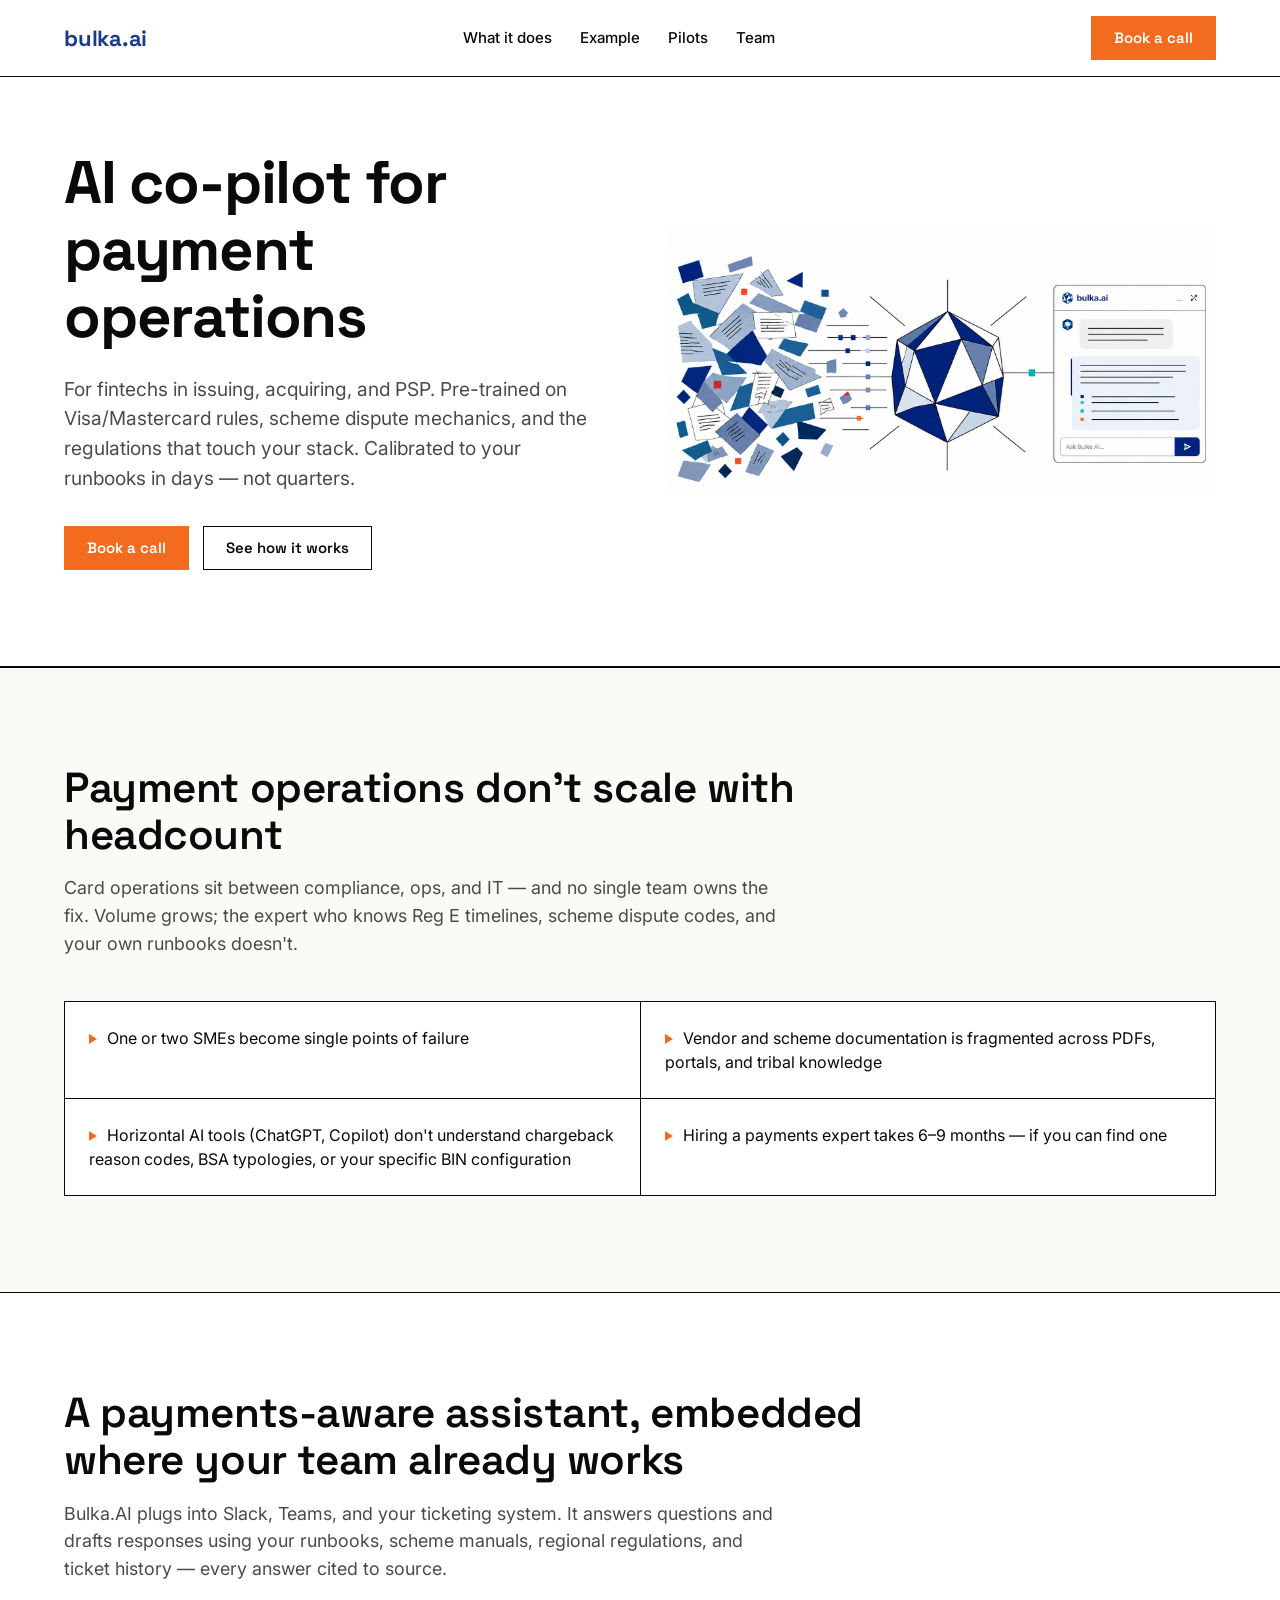
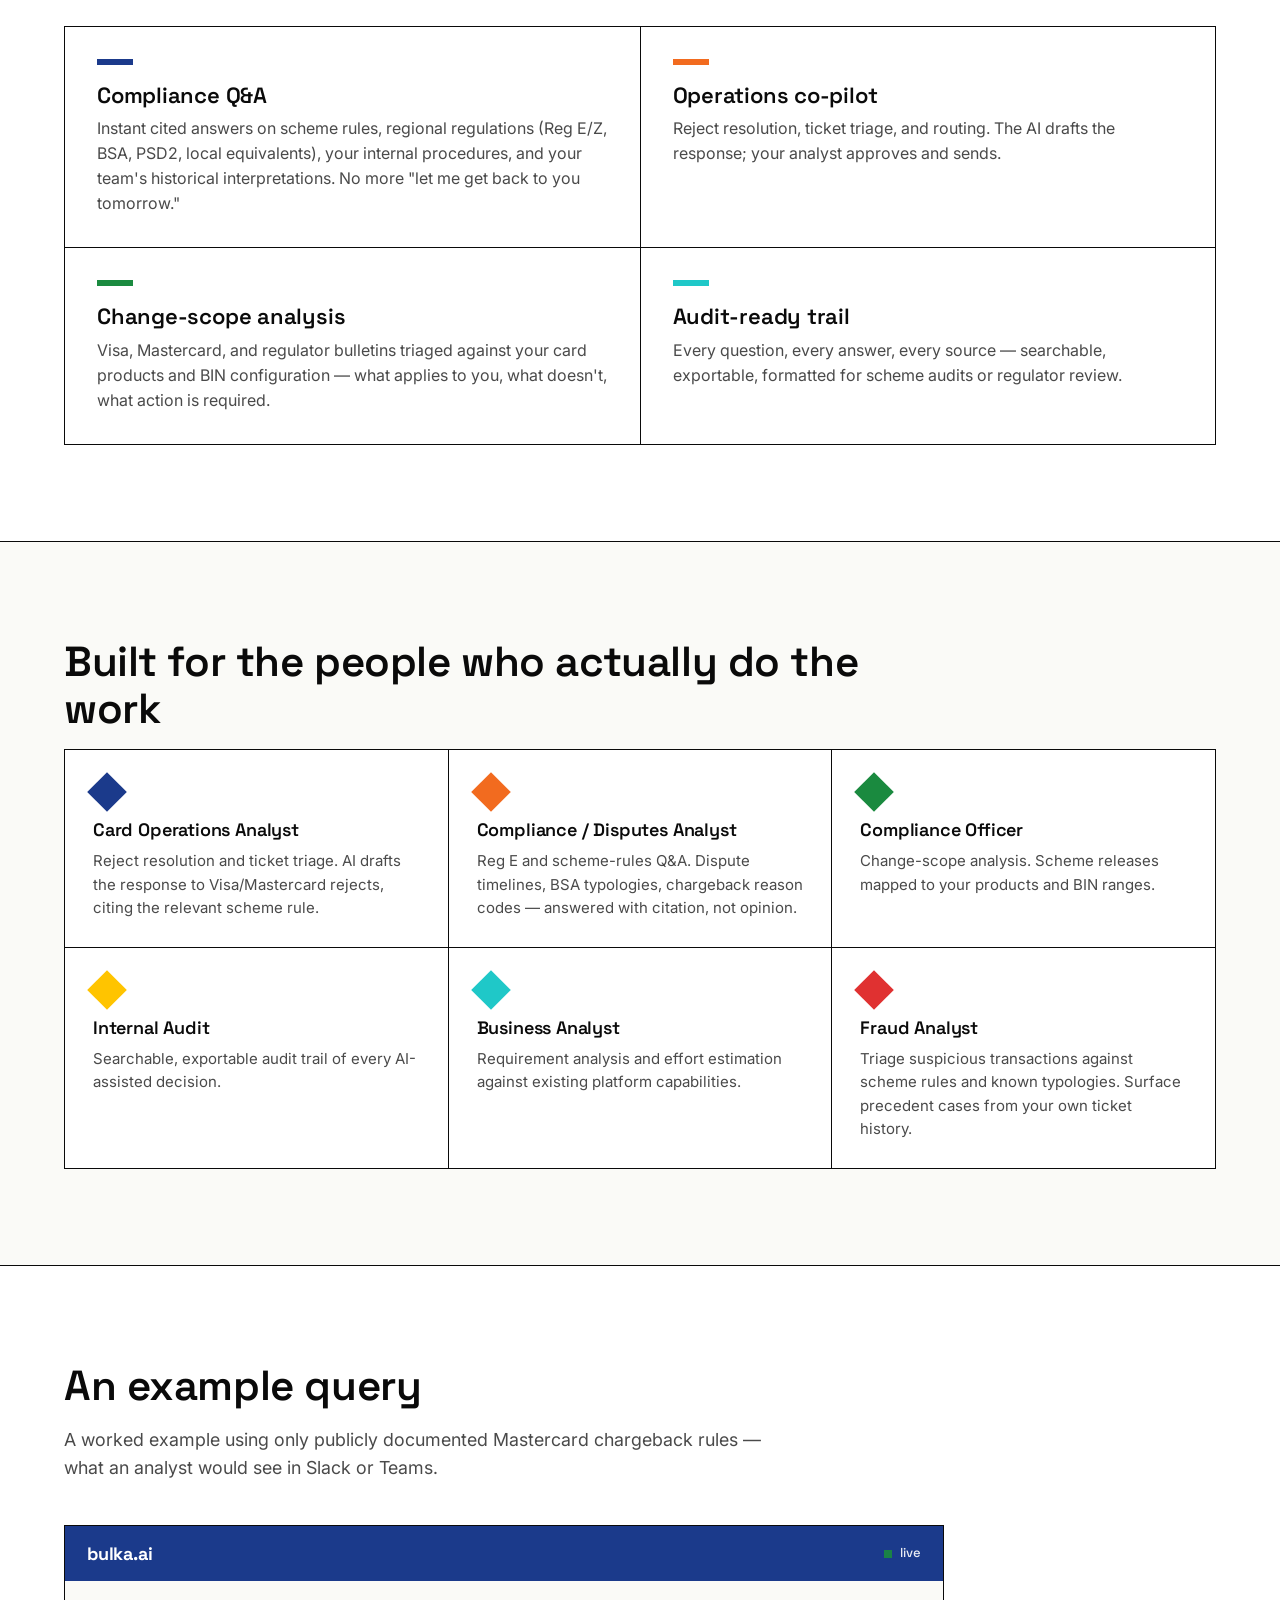
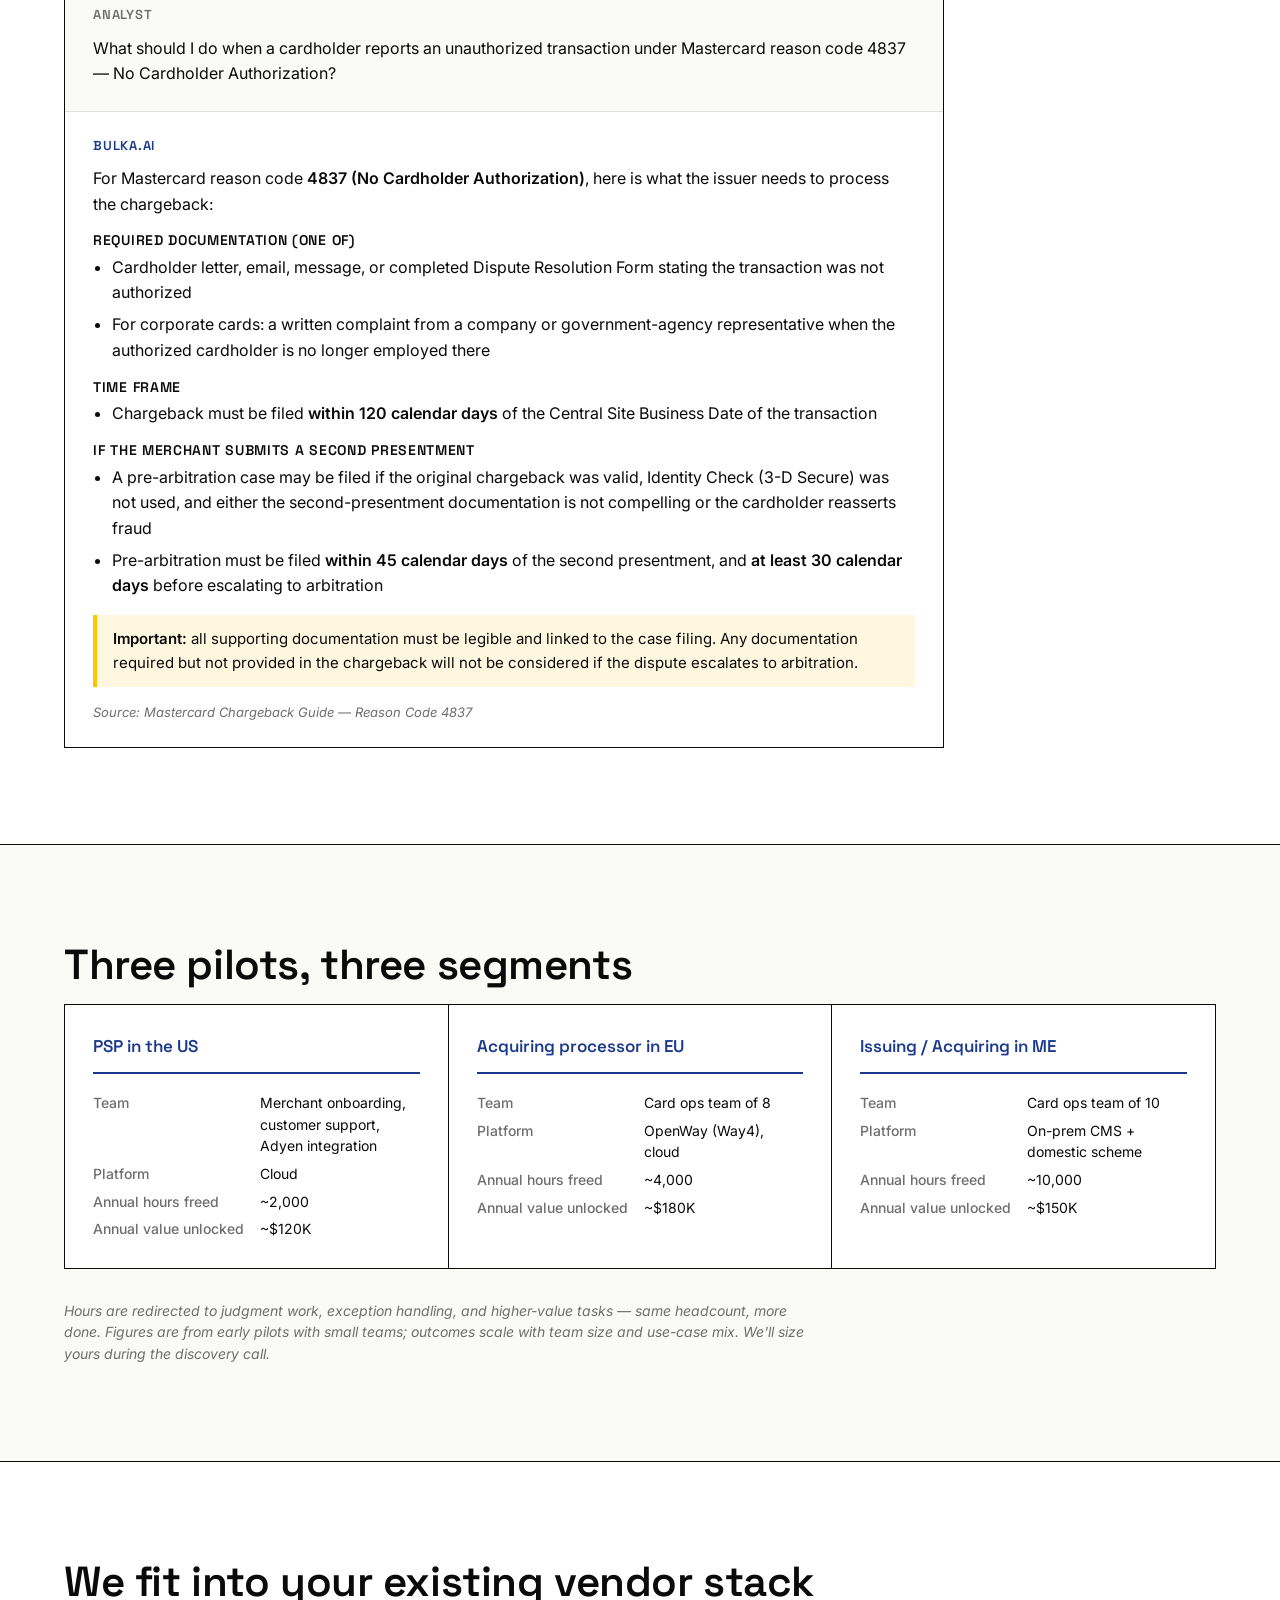
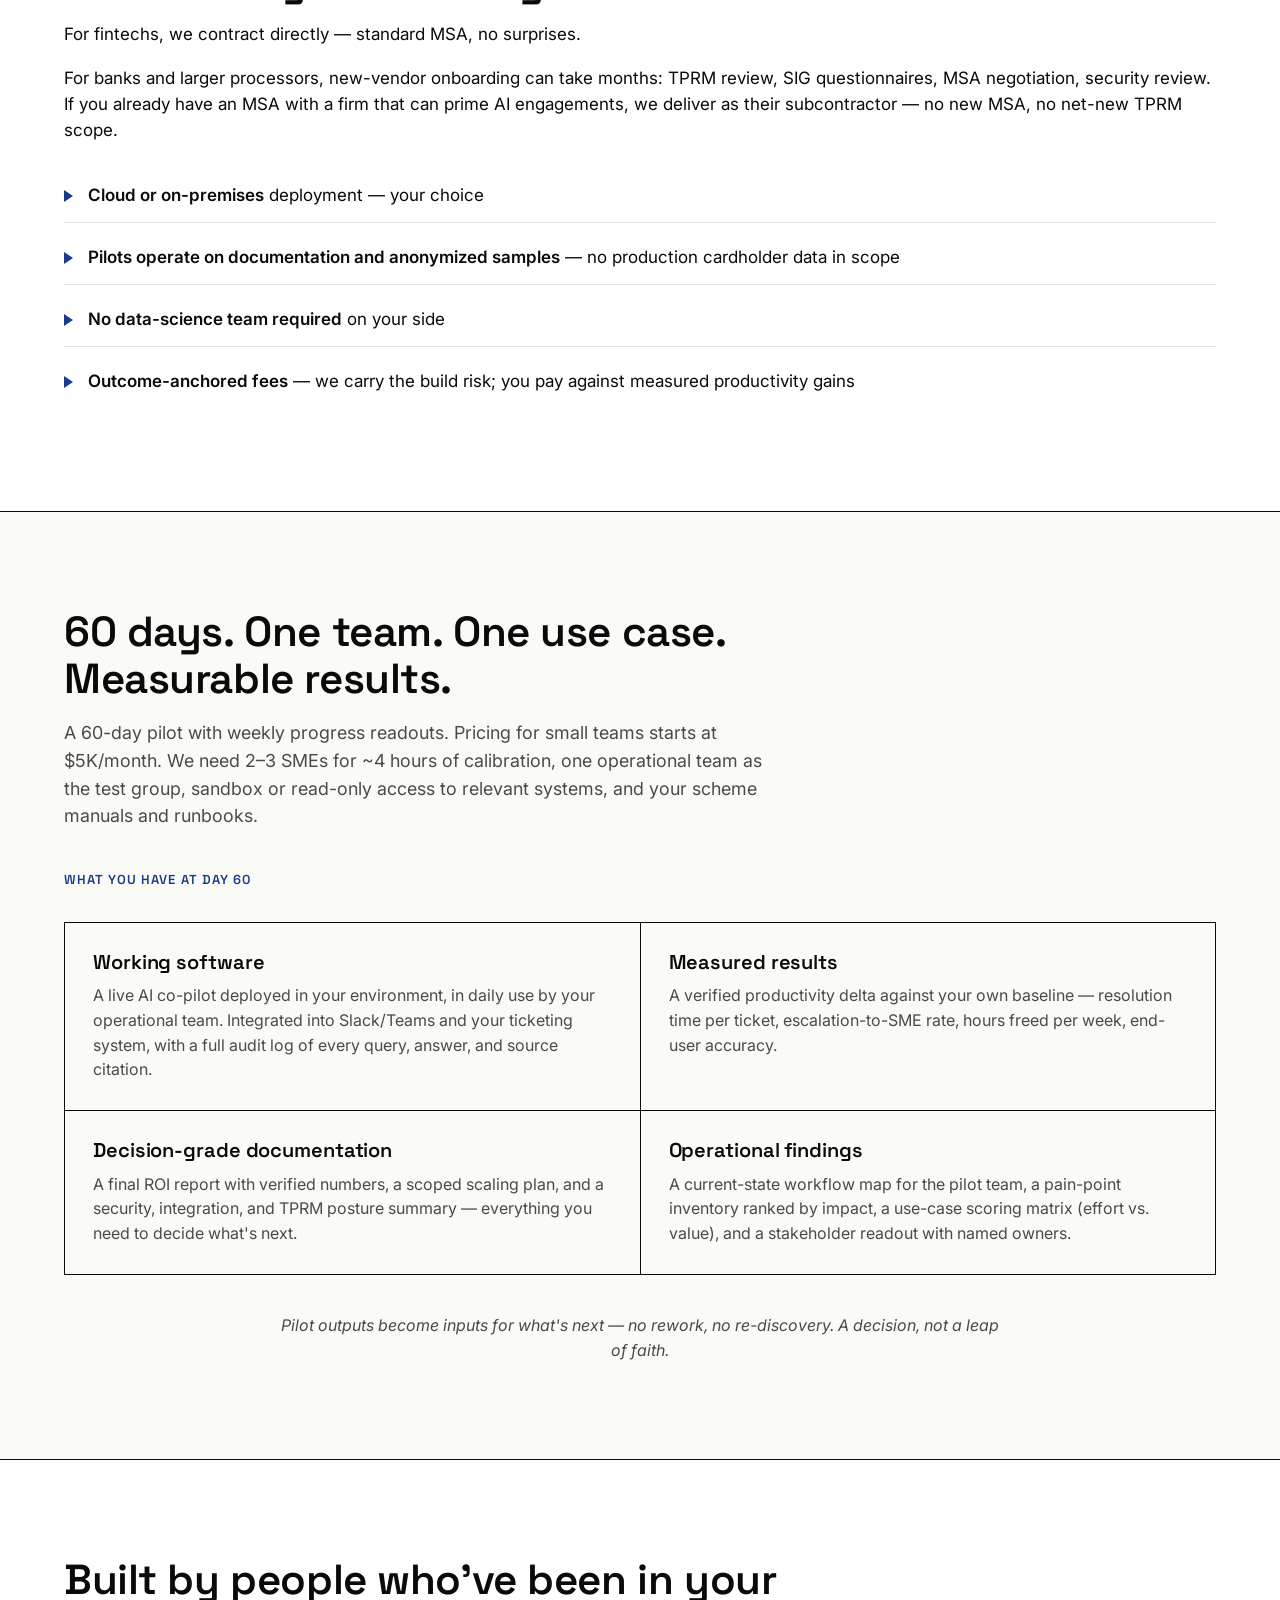
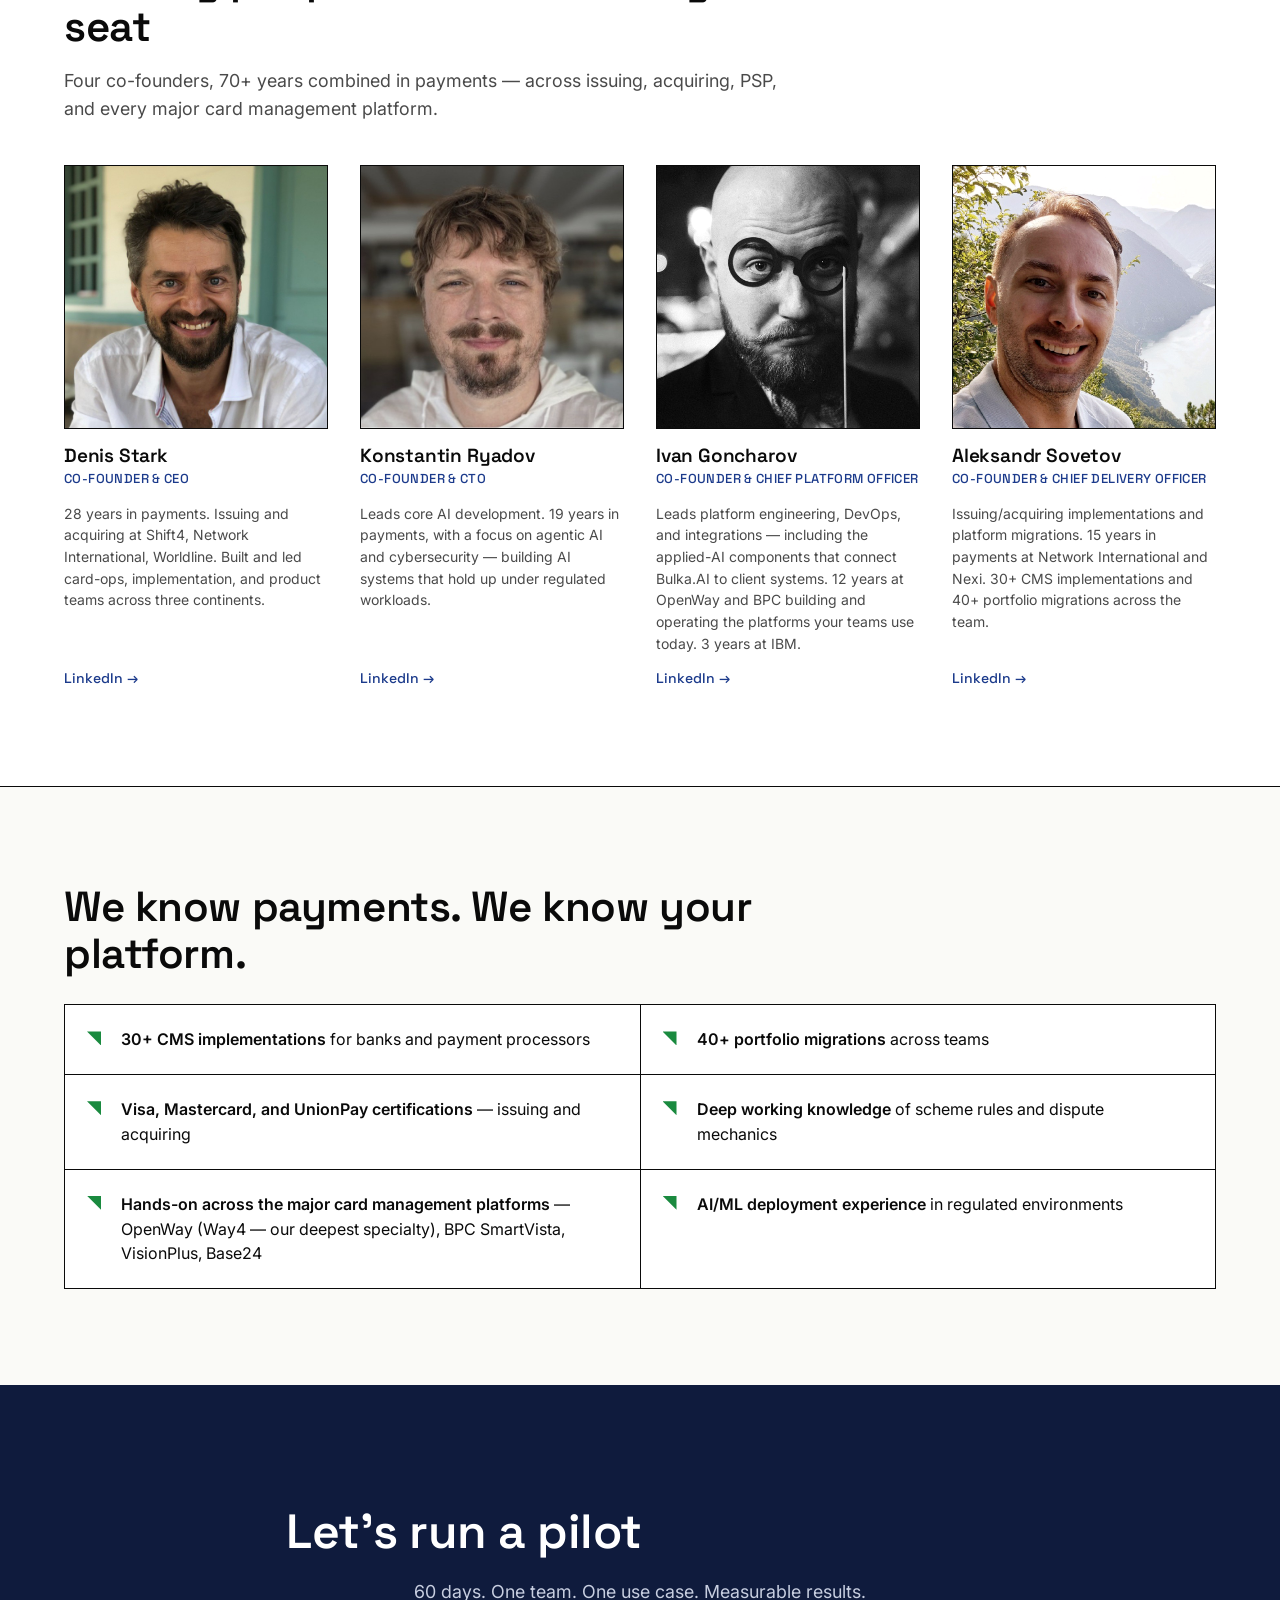
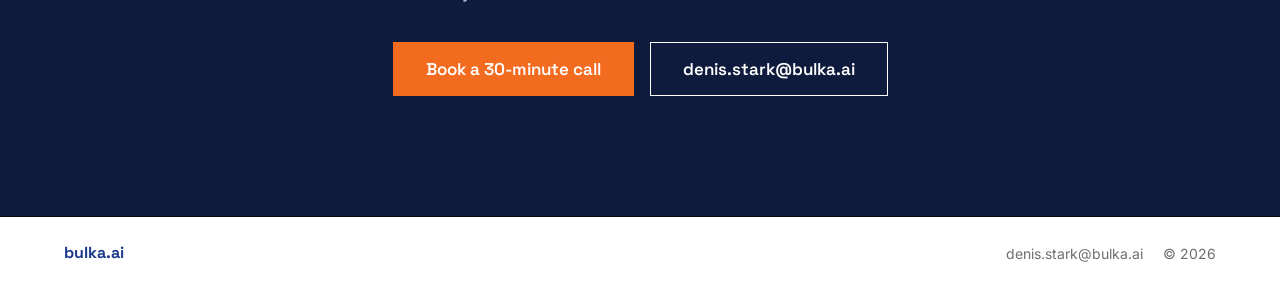
<file: index.html>
<!DOCTYPE html>
<html lang="en">
<head>
  <meta charset="utf-8">
  <meta name="viewport" content="width=device-width, initial-scale=1">
  <title>bulka.ai — AI co-pilot for payment operations</title>
  <meta name="description" content="Payments-aware AI assistant for issuing, acquiring, and PSP teams. Pre-trained on Visa/Mastercard rules and scheme dispute mechanics. Calibrated to your runbooks in days.">
  <meta name="keywords" content="AI for payment operations, payments AI, card operations AI, chargeback AI, dispute management AI, scheme rules AI, Visa Mastercard compliance, issuing acquiring AI, fintech AI assistant, Reg E AI, PSP AI, Way4 AI, card issuing, card acquiring">
  <meta name="author" content="Bulka.AI">
  <meta name="theme-color" content="#1B3A8B">
  <link rel="canonical" href="https://bulka.ai/">

  <meta property="og:title" content="bulka.ai — AI co-pilot for payment operations">
  <meta property="og:description" content="Payments-aware AI assistant for issuing, acquiring, and PSP teams. Calibrated to your runbooks in days.">
  <meta property="og:image" content="https://bulka.ai/images/bulka-ai-hero.png">
  <meta property="og:url" content="https://bulka.ai/">
  <meta property="og:site_name" content="Bulka.AI">
  <meta property="og:locale" content="en_US">
  <meta property="og:type" content="website">

  <meta name="twitter:card" content="summary_large_image">
  <meta name="twitter:title" content="bulka.ai — AI co-pilot for payment operations">
  <meta name="twitter:description" content="Payments-aware AI assistant for issuing, acquiring, and PSP teams. Calibrated to your runbooks in days.">
  <meta name="twitter:image" content="https://bulka.ai/images/bulka-ai-hero.png">

  <link rel="icon" type="image/svg+xml" href="favicon.svg">

  <link rel="preconnect" href="https://fonts.googleapis.com">
  <link rel="preconnect" href="https://fonts.gstatic.com" crossorigin>
  <link href="https://fonts.googleapis.com/css2?family=Inter:wght@400;500;600;700&family=Space+Grotesk:wght@500;600;700&display=swap" rel="stylesheet">

  <link rel="stylesheet" href="styles.css">

  <script type="application/ld+json">
  {
    "@context": "https://schema.org",
    "@type": "Organization",
    "name": "Bulka.AI",
    "alternateName": "bulka.ai",
    "url": "https://bulka.ai",
    "logo": "https://bulka.ai/favicon.svg",
    "image": "https://bulka.ai/images/bulka-ai-hero.png",
    "description": "AI co-pilot for payment operations. Pre-trained on Visa/Mastercard rules, scheme dispute mechanics, and the regulations that touch your stack.",
    "email": "denis.stark@bulka.ai",
    "founder": [
      {
        "@type": "Person",
        "name": "Denis Stark",
        "jobTitle": "Co-founder & CEO",
        "sameAs": "https://www.linkedin.com/in/denisstark/"
      },
      {
        "@type": "Person",
        "name": "Konstantin Ryadov",
        "jobTitle": "Co-founder & CTO",
        "sameAs": "https://www.linkedin.com/in/konstantin-ryadov/"
      },
      {
        "@type": "Person",
        "name": "Ivan Goncharov",
        "jobTitle": "Co-founder & Chief Platform Officer",
        "sameAs": "https://www.linkedin.com/in/ivanvg/"
      },
      {
        "@type": "Person",
        "name": "Aleksandr Sovetov",
        "jobTitle": "Co-founder & Chief Delivery Officer",
        "sameAs": "https://www.linkedin.com/in/aleksandr-sovetov-9343a467"
      }
    ]
  }
  </script>

  <script type="application/ld+json">
  {
    "@context": "https://schema.org",
    "@type": "WebSite",
    "name": "Bulka.AI",
    "url": "https://bulka.ai",
    "description": "AI co-pilot for payment operations for fintechs in issuing, acquiring, and PSP."
  }
  </script>
</head>
<body>

<header class="site-header">
  <div class="container header-row">
    <a href="#top" class="wordmark">bulka.ai</a>
    <nav class="nav">
      <a href="#what">What it does</a>
      <a href="#example">Example</a>
      <a href="#pilots">Pilots</a>
      <a href="#team">Team</a>
    </nav>
    <a class="btn btn-primary" href="https://calendly.com/denisstark/zoom" target="_blank" rel="noopener">Book a call</a>
  </div>
</header>

<main id="top">

  <!-- HERO -->
  <section class="hero">
    <div class="container hero-grid">
      <div class="hero-text">
        <h1>AI co-pilot for payment operations</h1>
        <p class="lede">For fintechs in issuing, acquiring, and PSP. Pre-trained on Visa/Mastercard rules, scheme dispute mechanics, and the regulations that touch your stack. Calibrated to your runbooks in days — not quarters.</p>
        <div class="hero-ctas">
          <a class="btn btn-primary" href="https://calendly.com/denisstark/zoom" target="_blank" rel="noopener">Book a call</a>
          <a class="btn btn-ghost" href="#example">See how it works</a>
        </div>
      </div>
      <div class="hero-art">
        <img src="images/bulka-ai-hero.png" alt="Geometric cubist illustration of a payments analyst working with a structured AI core, with a landscape of mountains, trees and people in the background — representing complexity transformed into clarity." />
      </div>
    </div>
  </section>

  <!-- PROBLEM -->
  <section class="section section-alt" id="problem">
    <div class="container">
      <h2>Payment operations don't scale with headcount</h2>
      <p class="section-lede">Card operations sit between compliance, ops, and IT — and no single team owns the fix. Volume grows; the expert who knows Reg E timelines, scheme dispute codes, and your own runbooks doesn't.</p>
      <ul class="problem-list">
        <li>One or two SMEs become single points of failure</li>
        <li>Vendor and scheme documentation is fragmented across PDFs, portals, and tribal knowledge</li>
        <li>Horizontal AI tools (ChatGPT, Copilot) don't understand chargeback reason codes, BSA typologies, or your specific BIN configuration</li>
        <li>Hiring a payments expert takes 6–9 months — if you can find one</li>
      </ul>
    </div>
  </section>

  <!-- WHAT IT DOES -->
  <section class="section" id="what">
    <div class="container">
      <h2>A payments-aware assistant, embedded where your team already works</h2>
      <p class="section-lede">Bulka.AI plugs into Slack, Teams, and your ticketing system. It answers questions and drafts responses using your runbooks, scheme manuals, regional regulations, and ticket history — every answer cited to source.</p>

      <div class="capabilities">
        <div class="capability">
          <div class="capability-accent capability-accent-blue"></div>
          <h3>Compliance Q&amp;A</h3>
          <p>Instant cited answers on scheme rules, regional regulations (Reg E/Z, BSA, PSD2, local equivalents), your internal procedures, and your team's historical interpretations. No more "let me get back to you tomorrow."</p>
        </div>
        <div class="capability">
          <div class="capability-accent capability-accent-orange"></div>
          <h3>Operations co-pilot</h3>
          <p>Reject resolution, ticket triage, and routing. The AI drafts the response; your analyst approves and sends.</p>
        </div>
        <div class="capability">
          <div class="capability-accent capability-accent-green"></div>
          <h3>Change-scope analysis</h3>
          <p>Visa, Mastercard, and regulator bulletins triaged against your card products and BIN configuration — what applies to you, what doesn't, what action is required.</p>
        </div>
        <div class="capability">
          <div class="capability-accent capability-accent-turquoise"></div>
          <h3>Audit-ready trail</h3>
          <p>Every question, every answer, every source — searchable, exportable, formatted for scheme audits or regulator review.</p>
        </div>
      </div>
    </div>
  </section>

  <!-- USE CASES -->
  <section class="section section-alt" id="roles">
    <div class="container">
      <h2>Built for the people who actually do the work</h2>
      <div class="roles">
        <div class="role">
          <div class="role-tag" style="background:#1B3A8B"></div>
          <h3>Card Operations Analyst</h3>
          <p>Reject resolution and ticket triage. AI drafts the response to Visa/Mastercard rejects, citing the relevant scheme rule.</p>
        </div>
        <div class="role">
          <div class="role-tag" style="background:#F26B1F"></div>
          <h3>Compliance / Disputes Analyst</h3>
          <p>Reg E and scheme-rules Q&amp;A. Dispute timelines, BSA typologies, chargeback reason codes — answered with citation, not opinion.</p>
        </div>
        <div class="role">
          <div class="role-tag" style="background:#1A8A3F"></div>
          <h3>Compliance Officer</h3>
          <p>Change-scope analysis. Scheme releases mapped to your products and BIN ranges.</p>
        </div>
        <div class="role">
          <div class="role-tag" style="background:#FFC400"></div>
          <h3>Internal Audit</h3>
          <p>Searchable, exportable audit trail of every AI-assisted decision.</p>
        </div>
        <div class="role">
          <div class="role-tag" style="background:#1FC8C8"></div>
          <h3>Business Analyst</h3>
          <p>Requirement analysis and effort estimation against existing platform capabilities.</p>
        </div>
        <div class="role">
          <div class="role-tag" style="background:#E03131"></div>
          <h3>Fraud Analyst</h3>
          <p>Triage suspicious transactions against scheme rules and known typologies. Surface precedent cases from your own ticket history.</p>
        </div>
      </div>
    </div>
  </section>

  <!-- SEE IT IN ACTION -->
  <section class="section" id="example">
    <div class="container">
      <h2>An example query</h2>
      <p class="section-lede">A worked example using only publicly documented Mastercard chargeback rules — what an analyst would see in Slack or Teams.</p>

      <div class="chat-card">
        <div class="chat-header">
          <span class="chat-logo">bulka.ai</span>
          <span class="chat-status"><span class="chat-status-dot"></span>live</span>
        </div>

        <div class="chat-body">
          <div class="chat-msg chat-msg-user">
            <div class="chat-who">Analyst</div>
            <div class="chat-text">
              What should I do when a cardholder reports an unauthorized transaction under Mastercard reason code 4837 — No Cardholder Authorization?
            </div>
          </div>

          <div class="chat-msg chat-msg-ai">
            <div class="chat-who">bulka.ai</div>
            <div class="chat-text">
              <p>For Mastercard reason code <strong>4837 (No Cardholder Authorization)</strong>, here is what the issuer needs to process the chargeback:</p>

              <h4>Required documentation (one of)</h4>
              <ul>
                <li>Cardholder letter, email, message, or completed Dispute Resolution Form stating the transaction was not authorized</li>
                <li>For corporate cards: a written complaint from a company or government-agency representative when the authorized cardholder is no longer employed there</li>
              </ul>

              <h4>Time frame</h4>
              <ul>
                <li>Chargeback must be filed <strong>within 120 calendar days</strong> of the Central Site Business Date of the transaction</li>
              </ul>

              <h4>If the merchant submits a second presentment</h4>
              <ul>
                <li>A pre-arbitration case may be filed if the original chargeback was valid, Identity Check (3-D Secure) was not used, and either the second-presentment documentation is not compelling or the cardholder reasserts fraud</li>
                <li>Pre-arbitration must be filed <strong>within 45 calendar days</strong> of the second presentment, and <strong>at least 30 calendar days</strong> before escalating to arbitration</li>
              </ul>

              <p class="chat-note"><strong>Important:</strong> all supporting documentation must be legible and linked to the case filing. Any documentation required but not provided in the chargeback will not be considered if the dispute escalates to arbitration.</p>

              <p class="chat-source">Source: Mastercard Chargeback Guide — Reason Code 4837</p>
            </div>
          </div>
        </div>
      </div>
    </div>
  </section>

  <!-- EARLY VALIDATION -->
  <section class="section section-alt" id="pilots">
    <div class="container">
      <h2>Three pilots, three segments</h2>

      <div class="pilots">
        <div class="pilot">
          <div class="pilot-segment">PSP in the US</div>
          <dl class="pilot-meta">
            <dt>Team</dt><dd>Merchant onboarding, customer support, Adyen integration</dd>
            <dt>Platform</dt><dd>Cloud</dd>
            <dt>Annual hours freed</dt><dd>~2,000</dd>
            <dt>Annual value unlocked</dt><dd>~$120K</dd>
          </dl>
        </div>
        <div class="pilot">
          <div class="pilot-segment">Acquiring processor in EU</div>
          <dl class="pilot-meta">
            <dt>Team</dt><dd>Card ops team of 8</dd>
            <dt>Platform</dt><dd>OpenWay (Way4), cloud</dd>
            <dt>Annual hours freed</dt><dd>~4,000</dd>
            <dt>Annual value unlocked</dt><dd>~$180K</dd>
          </dl>
        </div>
        <div class="pilot">
          <div class="pilot-segment">Issuing / Acquiring in ME</div>
          <dl class="pilot-meta">
            <dt>Team</dt><dd>Card ops team of 10</dd>
            <dt>Platform</dt><dd>On-prem CMS + domestic scheme</dd>
            <dt>Annual hours freed</dt><dd>~10,000</dd>
            <dt>Annual value unlocked</dt><dd>~$150K</dd>
          </dl>
        </div>
      </div>

      <p class="footnote">Hours are redirected to judgment work, exception handling, and higher-value tasks — same headcount, more done. Figures are from early pilots with small teams; outcomes scale with team size and use-case mix. We'll size yours during the discovery call.</p>
    </div>
  </section>

  <!-- HOW WE DELIVER -->
  <section class="section" id="delivery">
    <div class="container">
      <h2>We fit into your existing vendor stack</h2>
      <p>For fintechs, we contract directly — standard MSA, no surprises.</p>
      <p>For banks and larger processors, new-vendor onboarding can take months: TPRM review, SIG questionnaires, MSA negotiation, security review. If you already have an MSA with a firm that can prime AI engagements, we deliver as their subcontractor — no new MSA, no net-new TPRM scope.</p>
      <ul class="bullets">
        <li><strong>Cloud or on-premises</strong> deployment — your choice</li>
        <li><strong>Pilots operate on documentation and anonymized samples</strong> — no production cardholder data in scope</li>
        <li><strong>No data-science team required</strong> on your side</li>
        <li><strong>Outcome-anchored fees</strong> — we carry the build risk; you pay against measured productivity gains</li>
      </ul>
    </div>
  </section>

  <!-- PILOT -->
  <section class="section section-alt" id="pilot">
    <div class="container">
      <h2>60 days. One team. One use case. Measurable results.</h2>
      <p class="section-lede">A 60-day pilot with weekly progress readouts. Pricing for small teams starts at $5K/month. We need 2–3 SMEs for ~4 hours of calibration, one operational team as the test group, sandbox or read-only access to relevant systems, and your scheme manuals and runbooks.</p>

      <h3 class="pilot-subhead">What you have at day 60</h3>

      <div class="pilot-terms">
        <div>
          <h3>Working software</h3>
          <p>A live AI co-pilot deployed in your environment, in daily use by your operational team. Integrated into Slack/Teams and your ticketing system, with a full audit log of every query, answer, and source citation.</p>
        </div>
        <div>
          <h3>Measured results</h3>
          <p>A verified productivity delta against your own baseline — resolution time per ticket, escalation-to-SME rate, hours freed per week, end-user accuracy.</p>
        </div>
        <div>
          <h3>Decision-grade documentation</h3>
          <p>A final ROI report with verified numbers, a scoped scaling plan, and a security, integration, and TPRM posture summary — everything you need to decide what's next.</p>
        </div>
        <div>
          <h3>Operational findings</h3>
          <p>A current-state workflow map for the pilot team, a pain-point inventory ranked by impact, a use-case scoring matrix (effort vs. value), and a stakeholder readout with named owners.</p>
        </div>
      </div>

      <p class="closing-line">Pilot outputs become inputs for what's next — no rework, no re-discovery. A decision, not a leap of faith.</p>
    </div>
  </section>

  <!-- TEAM -->
  <section class="section" id="team">
    <div class="container">
      <h2>Built by people who've been in your seat</h2>
      <p class="section-lede">Four co-founders, 70+ years combined in payments — across issuing, acquiring, PSP, and every major card management platform.</p>

      <div class="founders">
        <article class="founder">
          <div class="founder-photo"><img src="images/founders/denis.jpeg" alt="Denis Stark"></div>
          <h3>Denis Stark</h3>
          <div class="founder-title">Co-founder &amp; CEO</div>
          <p>28 years in payments. Issuing and acquiring at Shift4, Network International, Worldline. Built and led card-ops, implementation, and product teams across three continents.</p>
          <a class="founder-link" href="https://www.linkedin.com/in/denisstark/" target="_blank" rel="noopener">LinkedIn →</a>
        </article>

        <article class="founder">
          <div class="founder-photo"><img src="images/founders/konstantin.jpeg" alt="Konstantin Ryadov"></div>
          <h3>Konstantin Ryadov</h3>
          <div class="founder-title">Co-founder &amp; CTO</div>
          <p>Leads core AI development. 19 years in payments, with a focus on agentic AI and cybersecurity — building AI systems that hold up under regulated workloads.</p>
          <a class="founder-link" href="https://www.linkedin.com/in/konstantin-ryadov/" target="_blank" rel="noopener">LinkedIn →</a>
        </article>

        <article class="founder">
          <div class="founder-photo"><img src="images/founders/ivan.jpeg" alt="Ivan Goncharov"></div>
          <h3>Ivan Goncharov</h3>
          <div class="founder-title">Co-founder &amp; Chief Platform Officer</div>
          <p>Leads platform engineering, DevOps, and integrations — including the applied-AI components that connect Bulka.AI to client systems. 12 years at OpenWay and BPC building and operating the platforms your teams use today. 3 years at IBM.</p>
          <a class="founder-link" href="https://www.linkedin.com/in/ivanvg/" target="_blank" rel="noopener">LinkedIn →</a>
        </article>

        <article class="founder">
          <div class="founder-photo"><img src="images/founders/alexandr.jpeg" alt="Aleksandr Sovetov"></div>
          <h3>Aleksandr Sovetov</h3>
          <div class="founder-title">Co-founder &amp; Chief Delivery Officer</div>
          <p>Issuing/acquiring implementations and platform migrations. 15 years in payments at Network International and Nexi. 30+ CMS implementations and 40+ portfolio migrations across the team.</p>
          <a class="founder-link" href="https://www.linkedin.com/in/aleksandr-sovetov-9343a467" target="_blank" rel="noopener">LinkedIn →</a>
        </article>
      </div>
    </div>
  </section>

  <!-- EXPERTISE -->
  <section class="section section-alt" id="expertise">
    <div class="container">
      <h2>We know payments. We know your platform.</h2>
      <ul class="expertise-list">
        <li><strong>30+ CMS implementations</strong> for banks and payment processors</li>
        <li><strong>40+ portfolio migrations</strong> across teams</li>
        <li><strong>Visa, Mastercard, and UnionPay certifications</strong> — issuing and acquiring</li>
        <li><strong>Deep working knowledge</strong> of scheme rules and dispute mechanics</li>
        <li><strong>Hands-on across the major card management platforms</strong> — OpenWay (Way4 — our deepest specialty), BPC SmartVista, VisionPlus, Base24</li>
        <li><strong>AI/ML deployment experience</strong> in regulated environments</li>
      </ul>
    </div>
  </section>

  <!-- CLOSING CTA -->
  <section class="section section-closing">
    <div class="container">
      <h2>Let's run a pilot</h2>
      <p class="closing-lede">60 days. One team. One use case. Measurable results.</p>
      <div class="closing-ctas">
        <a class="btn btn-primary btn-lg" href="https://calendly.com/denisstark/zoom" target="_blank" rel="noopener">Book a 30-minute call</a>
        <a class="btn btn-ghost-light btn-lg" href="mailto:denis.stark@bulka.ai">denis.stark@bulka.ai</a>
      </div>
    </div>
  </section>

</main>

<footer class="site-footer">
  <div class="container footer-row">
    <div class="footer-brand">bulka.ai</div>
    <div class="footer-meta">
      <a href="mailto:denis.stark@bulka.ai">denis.stark@bulka.ai</a>
      <span>© 2026</span>
    </div>
  </div>
</footer>

</body>
</html>
</file>
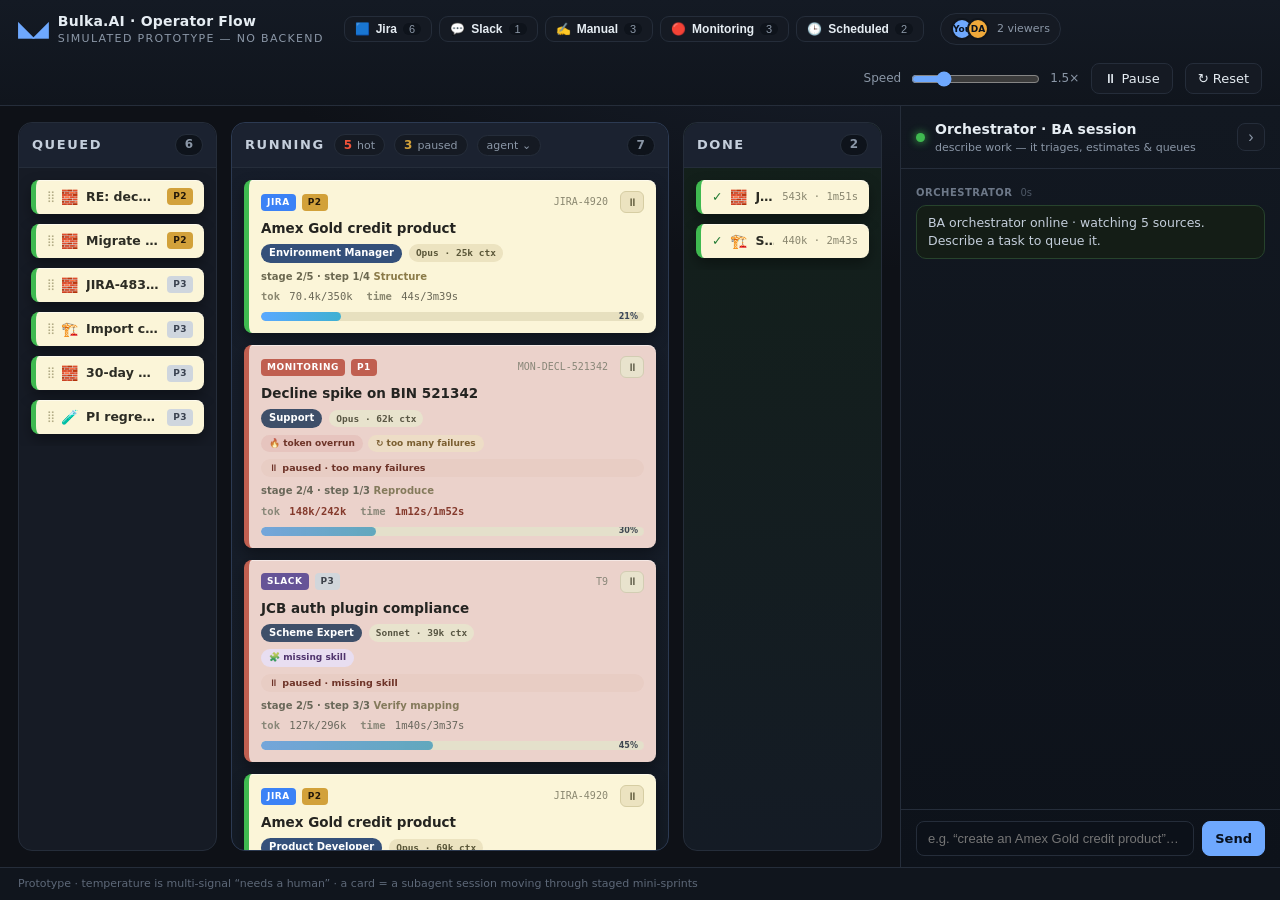
<file: demo/index.html>
<!DOCTYPE html>
<html lang="en">
<head>
<meta charset="UTF-8" />
<meta name="viewport" content="width=device-width, initial-scale=1.0" />
<meta name="robots" content="noindex, nofollow" />
<title>Bulka.AI — Operator Flow (prototype)</title>
<link rel="stylesheet" href="styles.css" />
</head>
<body>
  <header class="topbar">
    <div class="brand">
      <span class="logo">◣◢</span>
      <div>
        <div class="brand-title">Bulka.AI · Operator Flow</div>
        <div class="brand-sub">simulated prototype — no backend</div>
      </div>
    </div>

    <!-- sources rail: Jira · Slack · Manual · Monitoring · Scheduled -->
    <div class="src-rail" id="src-rail"></div>

    <div class="presence" title="people viewing this board live">
      <span class="pres-dots"><span class="av av-you">You</span><span class="av av-dana">DA</span></span>
      <span class="pres-lbl">2 viewers</span>
    </div>

    <div class="controls">
      <label class="speed">Speed <input type="range" id="speed" min="0.5" max="5" step="0.5" value="1.5" /><span id="speed-val">1.5×</span></label>
      <button id="btn-pause" class="btn">⏸ Pause</button>
      <button id="btn-reset" class="btn">↻ Reset</button>
    </div>
  </header>

  <!-- everything below the bar: board (flex-1) + collapsible orchestrator sidebar -->
  <div class="shell" id="shell">
    <main class="board" id="board">
      <section class="lane lane-queued" data-lane="queued">
        <div class="lane-head"><h2>Queued</h2><span class="lane-count" id="count-queued">0</span></div>
        <div class="run-strip" id="queued-strip" hidden><button class="back-all" data-back="queued">← all queued</button></div>
        <div class="lane-cards" id="lane-queued"></div>
        <div class="run-detail" id="queued-detail" hidden></div>
      </section>

      <section class="lane lane-running" data-lane="running">
        <div class="lane-head">
          <h2>Running</h2>
          <!-- in-lane filters: HOT + PAUSED counters/filters + by-agent (only Running) -->
          <button class="lane-stat hot" id="ls-hot" title="filter hot (needs a human)"><b id="n-hot">0</b> hot</button>
          <button class="lane-stat paused" id="ls-paused" title="filter paused"><b id="n-paused">0</b> paused</button>
          <div class="agent-filter" id="agent-filter">
            <button class="btn-mini" id="btn-agentf">agent ⌄</button>
            <div class="agentf-pop" id="agentf-pop" hidden></div>
          </div>
          <span class="lane-count" id="count-running">0</span>
        </div>
        <!-- helicopter grid OR a single expanded card -->
        <div class="run-strip" id="run-strip" hidden>
          <button class="back-all" id="back-all" data-back="running">← all running</button>
        </div>
        <div class="lane-cards run-grid" id="lane-running"></div>
        <div class="run-detail" id="run-detail" hidden></div>
      </section>

      <section class="lane lane-done" data-lane="done">
        <div class="lane-head"><h2>Done</h2><span class="lane-count" id="count-done">0</span></div>
        <div class="run-strip" id="done-strip" hidden><button class="back-all" data-back="done">← all done</button></div>
        <div class="lane-cards" id="lane-done"></div>
        <div class="run-detail" id="done-detail" hidden></div>
      </section>
    </main>

    <!-- orchestrator chat = collapsible RIGHT sidebar -->
    <aside class="orch" id="orch">
      <div class="orch-head">
        <span class="orch-dot"></span>
        <div class="orch-titles">
          <div class="orch-title">Orchestrator · BA session</div>
          <div class="orch-sub">describe work — it triages, estimates &amp; queues</div>
        </div>
        <button class="orch-collapse" id="orch-collapse" title="collapse sidebar">›</button>
      </div>
      <div class="orch-log" id="orch-log"></div>
      <div class="orch-input">
        <input id="orch-input" placeholder="e.g. “create an Amex Gold credit product”…" />
        <button class="btn btn-primary" id="orch-send">Send</button>
      </div>
    </aside>
    <!-- rail to re-open the collapsed sidebar -->
    <button class="orch-reopen" id="orch-reopen" title="open orchestrator chat" hidden>‹ <span>Orchestrator</span></button>
  </div>

  <footer class="footer">
    Prototype · temperature is multi-signal “needs a human” · a card = a subagent session moving through staged mini-sprints
  </footer>

  <script src="app.js"></script>
</body>
</html>
</file>
<file: styles.css>
/* ============================================================
   bulka.ai — landing page styles
   Design system: geometric, hard-edged, flat color.
   No border-radius. No shadows. No gradients.
   ============================================================ */

/* --- Tokens ------------------------------------------------ */
:root {
  --bg:        #FFFFFF;
  --bg-alt:    #FAFAF7;
  --bg-dark:   #0F1B3D;
  --fg:        #0A0A0A;
  --fg-muted:  #4A4A4A;
  --fg-soft:   #6E6E6E;
  --rule:      #0A0A0A;
  --rule-soft: #E2E2DC;

  --blue:      #1B3A8B;
  --blue-dark: #122560;
  --orange:    #F26B1F;
  --orange-dk: #C8520F;
  --green:     #1A8A3F;
  --yellow:    #FFC400;
  --turquoise: #1FC8C8;
  --red:       #E03131;

  --font-display: "Space Grotesk", system-ui, -apple-system, sans-serif;
  --font-body:    "Inter", system-ui, -apple-system, sans-serif;

  --container:    1200px;
  --pad-x:        24px;
  --pad-sec-y:    96px;
}

/* --- Reset ------------------------------------------------- */
*,*::before,*::after { box-sizing: border-box; }
html { scroll-behavior: smooth; }
body {
  margin: 0;
  background: var(--bg);
  color: var(--fg);
  font-family: var(--font-body);
  font-size: 17px;
  line-height: 1.55;
  -webkit-font-smoothing: antialiased;
  -moz-osx-font-smoothing: grayscale;
}
img { max-width: 100%; height: auto; display: block; }
a { color: var(--blue); text-decoration: underline; text-decoration-thickness: 1px; text-underline-offset: 3px; }
a:hover { color: var(--blue-dark); }
h1,h2,h3,h4 {
  font-family: var(--font-display);
  color: var(--fg);
  margin: 0 0 0.6em;
  letter-spacing: -0.01em;
  line-height: 1.12;
}
p { margin: 0 0 1em; }
p:last-child { margin-bottom: 0; }
strong { font-weight: 600; }
ul { padding-left: 1.2em; margin: 0 0 1em; }
ul li { margin-bottom: 0.4em; }

/* --- Layout ------------------------------------------------ */
.container {
  max-width: var(--container);
  margin: 0 auto;
  padding: 0 var(--pad-x);
}

.section {
  padding: var(--pad-sec-y) 0;
  border-top: 1px solid var(--rule);
}
.section-alt { background: var(--bg-alt); }

.section h2 {
  font-size: clamp(28px, 3.4vw, 42px);
  font-weight: 600;
  max-width: 800px;
  margin-bottom: 0.4em;
}

.section-lede {
  font-size: clamp(17px, 1.4vw, 19px);
  color: var(--fg-muted);
  max-width: 720px;
  margin-bottom: 2.4em;
}

/* --- Header ------------------------------------------------ */
.site-header {
  position: sticky;
  top: 0;
  z-index: 50;
  background: var(--bg);
  border-bottom: 1px solid var(--rule);
}
.header-row {
  display: flex;
  align-items: center;
  justify-content: space-between;
  gap: 24px;
  padding-top: 16px;
  padding-bottom: 16px;
}
.wordmark {
  font-family: var(--font-display);
  font-weight: 700;
  font-size: 22px;
  color: var(--blue);
  text-decoration: none;
  letter-spacing: -0.01em;
}
.wordmark:hover { color: var(--blue-dark); }
.nav {
  display: flex;
  gap: 28px;
  font-size: 15px;
}
.nav a {
  color: var(--fg);
  text-decoration: none;
  font-weight: 500;
}
.nav a:hover { color: var(--blue); }

/* --- Buttons ----------------------------------------------- */
.btn {
  display: inline-block;
  padding: 12px 22px;
  font-family: var(--font-display);
  font-weight: 600;
  font-size: 15px;
  text-decoration: none;
  border: 1px solid transparent;
  cursor: pointer;
  line-height: 1.2;
  transition: background 0.12s, color 0.12s, border-color 0.12s;
}
.btn-lg { padding: 16px 32px; font-size: 17px; }
.btn-primary {
  background: var(--orange);
  color: #fff;
  border-color: var(--orange);
}
.btn-primary:hover {
  background: var(--orange-dk);
  border-color: var(--orange-dk);
  color: #fff;
}
.btn-ghost {
  background: transparent;
  color: var(--fg);
  border-color: var(--rule);
}
.btn-ghost:hover { background: var(--fg); color: #fff; }
.btn-ghost-light {
  background: transparent;
  color: #fff;
  border-color: #fff;
}
.btn-ghost-light:hover { background: #fff; color: var(--bg-dark); }

/* --- Hero -------------------------------------------------- */
.hero {
  padding: 72px 0 96px;
  border-bottom: 1px solid var(--rule);
  background: var(--bg);
}
.hero-grid {
  display: grid;
  grid-template-columns: 1fr 1fr;
  gap: 56px;
  align-items: center;
}
.hero-text h1 {
  font-size: clamp(36px, 5vw, 60px);
  font-weight: 700;
  letter-spacing: -0.02em;
  margin-bottom: 0.4em;
}
.hero-text .lede {
  font-size: clamp(17px, 1.5vw, 20px);
  color: var(--fg-muted);
  max-width: 540px;
  margin-bottom: 32px;
}
.hero-ctas { display: flex; gap: 14px; flex-wrap: wrap; }
.hero-art img {
  width: 100%;
}

/* --- Problem ----------------------------------------------- */
.problem-list {
  list-style: none;
  padding: 0;
  margin: 0;
  display: grid;
  grid-template-columns: repeat(2, 1fr);
  gap: 0;
  border-top: 1px solid var(--rule);
  border-left: 1px solid var(--rule);
}
.problem-list li {
  padding: 24px;
  border-right: 1px solid var(--rule);
  border-bottom: 1px solid var(--rule);
  font-size: 16px;
  line-height: 1.5;
  background: var(--bg);
  margin-bottom: 0;
  position: relative;
}
.problem-list li::before {
  content: "";
  display: inline-block;
  width: 0;
  height: 0;
  border-left: 8px solid var(--orange);
  border-top: 5px solid transparent;
  border-bottom: 5px solid transparent;
  margin-right: 10px;
  vertical-align: middle;
}

/* --- Capabilities ----------------------------------------- */
.capabilities {
  display: grid;
  grid-template-columns: repeat(2, 1fr);
  gap: 0;
  border-top: 1px solid var(--rule);
  border-left: 1px solid var(--rule);
}
.capability {
  padding: 32px;
  border-right: 1px solid var(--rule);
  border-bottom: 1px solid var(--rule);
  position: relative;
}
.capability h3 {
  font-size: 22px;
  font-weight: 600;
  margin-bottom: 0.4em;
}
.capability p {
  color: var(--fg-muted);
  font-size: 16px;
}
.capability-accent {
  width: 36px;
  height: 6px;
  margin-bottom: 18px;
}
.capability-accent-blue      { background: var(--blue); }
.capability-accent-orange    { background: var(--orange); }
.capability-accent-green     { background: var(--green); }
.capability-accent-turquoise { background: var(--turquoise); }

/* --- Roles ------------------------------------------------- */
.roles {
  display: grid;
  grid-template-columns: repeat(3, 1fr);
  gap: 0;
  border-top: 1px solid var(--rule);
  border-left: 1px solid var(--rule);
}
.role {
  padding: 28px;
  border-right: 1px solid var(--rule);
  border-bottom: 1px solid var(--rule);
  background: var(--bg);
  position: relative;
}
.role-tag {
  width: 28px;
  height: 28px;
  margin-bottom: 14px;
  transform: rotate(45deg);
}
.role h3 {
  font-size: 18px;
  font-weight: 600;
  margin-bottom: 0.5em;
}
.role p {
  color: var(--fg-muted);
  font-size: 15px;
}

/* --- Chat card (example query) ----------------------------- */
.chat-card {
  border: 1px solid var(--rule);
  max-width: 880px;
  background: var(--bg);
}
.chat-header {
  background: var(--blue);
  color: #fff;
  padding: 14px 22px;
  display: flex;
  justify-content: space-between;
  align-items: center;
  font-family: var(--font-display);
}
.chat-logo { font-weight: 700; letter-spacing: -0.01em; font-size: 18px; }
.chat-status {
  font-size: 13px;
  display: inline-flex;
  align-items: center;
  gap: 8px;
  font-weight: 500;
  opacity: 0.9;
}
.chat-status-dot {
  width: 8px;
  height: 8px;
  background: var(--green);
}
.chat-body { padding: 0; }
.chat-msg {
  padding: 24px 28px;
  border-bottom: 1px solid var(--rule-soft);
}
.chat-msg:last-child { border-bottom: 0; }
.chat-msg-user { background: var(--bg-alt); }
.chat-msg-ai   { background: var(--bg); }
.chat-who {
  font-family: var(--font-display);
  font-weight: 600;
  font-size: 13px;
  text-transform: uppercase;
  letter-spacing: 0.06em;
  margin-bottom: 10px;
  color: var(--fg-soft);
}
.chat-msg-ai .chat-who { color: var(--blue); }
.chat-text { font-size: 16px; line-height: 1.6; }
.chat-text h4 {
  font-size: 14px;
  font-family: var(--font-display);
  font-weight: 600;
  text-transform: uppercase;
  letter-spacing: 0.05em;
  margin-top: 16px;
  margin-bottom: 6px;
  color: var(--fg);
}
.chat-text ul { margin-bottom: 8px; }
.chat-note {
  background: #FFF7E0;
  border-left: 4px solid var(--yellow);
  padding: 12px 16px;
  margin-top: 16px;
  font-size: 15px;
}
.chat-source {
  font-size: 13px;
  color: var(--fg-soft);
  margin-top: 14px;
  font-style: italic;
}

/* --- Pilots ----------------------------------------------- */
.pilots {
  display: grid;
  grid-template-columns: repeat(3, 1fr);
  gap: 0;
  border-top: 1px solid var(--rule);
  border-left: 1px solid var(--rule);
  margin-bottom: 1.8em;
}
.pilot {
  padding: 28px;
  border-right: 1px solid var(--rule);
  border-bottom: 1px solid var(--rule);
  background: var(--bg);
}
.pilot-segment {
  font-family: var(--font-display);
  font-weight: 600;
  font-size: 17px;
  color: var(--blue);
  margin-bottom: 18px;
  padding-bottom: 12px;
  border-bottom: 2px solid var(--blue);
}
.pilot-meta {
  margin: 0;
  display: grid;
  grid-template-columns: max-content 1fr;
  gap: 6px 16px;
  font-size: 14px;
}
.pilot-meta dt {
  color: var(--fg-soft);
  font-weight: 500;
}
.pilot-meta dd {
  margin: 0;
  color: var(--fg);
}

.footnote {
  font-size: 14px;
  color: var(--fg-soft);
  font-style: italic;
  max-width: 760px;
}

/* --- Bullets (generic) ------------------------------------- */
.bullets {
  list-style: none;
  padding: 0;
  margin: 1.4em 0 0;
}
.bullets li {
  padding: 14px 0 14px 24px;
  border-bottom: 1px solid var(--rule-soft);
  position: relative;
}
.bullets li:last-child { border-bottom: 0; }
.bullets li::before {
  content: "";
  position: absolute;
  left: 0;
  top: 22px;
  width: 0;
  height: 0;
  border-left: 9px solid var(--blue);
  border-top: 6px solid transparent;
  border-bottom: 6px solid transparent;
}

/* --- Pilot terms ------------------------------------------- */
.pilot-terms {
  display: grid;
  grid-template-columns: repeat(2, 1fr);
  gap: 0;
  border-top: 1px solid var(--rule);
  border-left: 1px solid var(--rule);
  margin-top: 2em;
}
.pilot-terms > div {
  padding: 28px;
  border-right: 1px solid var(--rule);
  border-bottom: 1px solid var(--rule);
}
.pilot-terms h3 {
  font-size: 20px;
  font-family: var(--font-display);
  font-weight: 600;
  letter-spacing: -0.005em;
  color: var(--fg);
  margin-bottom: 0.5em;
}
.pilot-terms p {
  font-size: 16px;
  color: var(--fg-muted);
  line-height: 1.55;
}

.pilot-subhead {
  font-family: var(--font-display);
  font-size: 13px;
  font-weight: 600;
  text-transform: uppercase;
  letter-spacing: 0.08em;
  color: var(--blue);
  margin: 2.4em 0 1.2em;
}

.closing-line {
  text-align: center;
  font-style: italic;
  color: var(--fg-muted);
  font-size: 16px;
  max-width: 720px;
  margin: 2.4em auto 0;
}

/* --- Founders --------------------------------------------- */
.founders {
  display: grid;
  grid-template-columns: repeat(4, 1fr);
  gap: 32px;
  margin-top: 2em;
}
.founder {
  display: flex;
  flex-direction: column;
}
.founder-photo {
  width: 100%;
  aspect-ratio: 1 / 1;
  overflow: hidden;
  border: 1px solid var(--rule);
  margin-bottom: 16px;
  background: var(--bg-alt);
}
.founder-photo img {
  width: 100%;
  height: 100%;
  object-fit: cover;
  filter: grayscale(0.15) contrast(1.02);
}
.founder h3 {
  font-size: 19px;
  font-weight: 600;
  margin-bottom: 0.1em;
}
.founder-title {
  font-family: var(--font-display);
  font-size: 13px;
  font-weight: 500;
  letter-spacing: 0.03em;
  color: var(--blue);
  margin-bottom: 14px;
  text-transform: uppercase;
}
.founder p {
  font-size: 14px;
  color: var(--fg-muted);
  line-height: 1.55;
  margin-bottom: 14px;
}
.founder-link {
  font-family: var(--font-display);
  font-weight: 500;
  font-size: 14px;
  text-decoration: none;
  color: var(--blue);
  margin-top: auto;
}
.founder-link:hover { color: var(--orange); }

/* --- Expertise -------------------------------------------- */
.expertise-list {
  list-style: none;
  padding: 0;
  margin: 1.6em 0 0;
  display: grid;
  grid-template-columns: 1fr 1fr;
  gap: 0;
  border-top: 1px solid var(--rule);
  border-left: 1px solid var(--rule);
}
.expertise-list li {
  padding: 22px 28px 22px 56px;
  border-right: 1px solid var(--rule);
  border-bottom: 1px solid var(--rule);
  font-size: 16px;
  position: relative;
  background: var(--bg);
  margin-bottom: 0;
}
.expertise-list li::before {
  content: "";
  position: absolute;
  left: 22px;
  top: 26px;
  width: 14px;
  height: 14px;
  background: var(--green);
  clip-path: polygon(0 0, 100% 0, 100% 100%);
}

/* --- Closing CTA ------------------------------------------ */
.section-closing {
  background: var(--bg-dark);
  color: #fff;
  border-top: 0;
  padding: 120px 0;
  text-align: center;
}
.section-closing h2 {
  color: #fff;
  font-size: clamp(32px, 4vw, 48px);
  margin-bottom: 0.4em;
}
.closing-lede {
  font-size: clamp(17px, 1.4vw, 20px);
  color: #C7CEE0;
  margin: 0 auto 36px;
  max-width: 520px;
}
.closing-ctas {
  display: flex;
  justify-content: center;
  gap: 16px;
  flex-wrap: wrap;
}

/* --- Footer ----------------------------------------------- */
.site-footer {
  border-top: 1px solid var(--rule);
  padding: 24px 0;
  background: var(--bg);
}
.footer-row {
  display: flex;
  justify-content: space-between;
  align-items: center;
  gap: 24px;
  flex-wrap: wrap;
  font-size: 14px;
}
.footer-brand {
  font-family: var(--font-display);
  font-weight: 700;
  color: var(--blue);
  font-size: 16px;
}
.footer-meta {
  display: flex;
  gap: 20px;
  color: var(--fg-soft);
  align-items: center;
}
.footer-meta a {
  color: var(--fg-soft);
  text-decoration: none;
}
.footer-meta a:hover { color: var(--blue); }

/* ============================================================
   Responsive
   ============================================================ */

@media (max-width: 980px) {
  :root { --pad-sec-y: 72px; }

  .nav { display: none; }

  .hero-grid {
    grid-template-columns: 1fr;
    gap: 36px;
  }

  .capabilities,
  .problem-list,
  .pilot-terms,
  .expertise-list {
    grid-template-columns: 1fr;
  }

  .roles {
    grid-template-columns: repeat(2, 1fr);
  }

  .pilots {
    grid-template-columns: 1fr;
  }

  .founders {
    grid-template-columns: repeat(2, 1fr);
  }
}

@media (max-width: 560px) {
  :root { --pad-sec-y: 56px; --pad-x: 18px; }

  body { font-size: 16px; }

  .header-row { padding-top: 12px; padding-bottom: 12px; }
  .wordmark { font-size: 19px; }
  .header-row .btn { padding: 9px 16px; font-size: 14px; }

  .hero { padding: 48px 0 64px; }

  .roles,
  .founders {
    grid-template-columns: 1fr;
  }

  .pilot-terms > div,
  .capability,
  .problem-list li,
  .role,
  .pilot,
  .expertise-list li {
    padding: 22px;
  }
}
</file>
<file: demo/styles.css>
:root{
  --bg:#0e1117; --bg2:#151a23; --lane:#161b25; --lane-head:#1b2230;
  --ink:#e6edf3; --muted:#8b97a7; --line:#252d3a;
  --cool:#3fb950; --warm:#d2a13a; --hot:#f0533a;
  --jira:#3b82f6; --slack:#6b4fbb; --manual:#6b7686; --monitor:#f0533a; --scheduled:#2aa9a0;
  --accent:#6ea8fe;
  --paper:#fbf5d8; --paper-warm:#fbe9c4; --paper-hot:#f8cfc4;
  font-synthesis:none;
}
*{box-sizing:border-box}
html,body{margin:0;height:100%}
body{
  background:radial-gradient(1200px 600px at 70% -10%, #1a2333 0%, var(--bg) 60%);
  color:var(--ink); font:14px/1.45 -apple-system,BlinkMacSystemFont,"Segoe UI",Roboto,Inter,system-ui,sans-serif;
  display:flex; flex-direction:column; height:100vh; overflow:hidden;
}

/* ---------- top bar ---------- */
.topbar{display:flex; align-items:center; gap:16px; padding:11px 18px; background:linear-gradient(180deg,#141a24,#10151d); border-bottom:1px solid var(--line); z-index:30; flex:none; flex-wrap:wrap}
.brand{display:flex; align-items:center; gap:12px}
.logo{font-size:22px; color:var(--accent); letter-spacing:-3px}
.brand-title{font-weight:700; letter-spacing:.2px}
.brand-sub{font-size:11px; color:var(--muted); text-transform:uppercase; letter-spacing:.12em}

/* sources rail */
.src-rail{display:flex; gap:7px; flex-wrap:wrap; margin-left:4px}
.src-item{display:flex; align-items:center; gap:6px; padding:5px 10px; border:1px solid var(--line); background:var(--bg2); color:var(--ink); border-radius:9px; cursor:pointer; font-size:12px; position:relative}
.src-item:hover{border-color:#3a4658}
.src-item.sel{border-color:var(--accent); background:#15233a}
.src-item .si{font-size:12px}
.src-item .sn{font-weight:600}
.src-item .sc{font-size:11px; color:var(--muted); background:#0e131b; border-radius:999px; padding:0 6px; font-variant-numeric:tabular-nums}
.src-item.live::after{content:""; position:absolute; top:-2px; right:-2px; width:8px; height:8px; border-radius:50%; background:var(--cool); box-shadow:0 0 0 0 rgba(63,185,80,.6); animation:pingDot 1.1s ease-out 2}
@keyframes pingDot{0%{box-shadow:0 0 0 0 rgba(63,185,80,.6)} 100%{box-shadow:0 0 0 7px rgba(63,185,80,0)}}
.src-item.jira.sel{border-color:var(--jira)} .src-item.slack.sel{border-color:var(--slack)} .src-item.monitoring.sel{border-color:var(--monitor)} .src-item.scheduled.sel{border-color:var(--scheduled)}

.presence{display:flex; align-items:center; gap:8px; padding:4px 10px; border:1px solid var(--line); border-radius:999px; background:var(--bg2)}
.pres-dots{display:flex}
.av{width:22px; height:22px; border-radius:50%; display:flex; align-items:center; justify-content:center; font-size:9px; font-weight:800; color:#08111f; border:2px solid #10151d; margin-left:-6px}
.av:first-child{margin-left:0}
.av-you{background:var(--accent)} .av-dana{background:#f0a93a}
.pres-lbl{font-size:11px; color:var(--muted)}

.controls{display:flex; align-items:center; gap:12px; margin-left:auto}
.speed{font-size:12px; color:var(--muted); display:flex; align-items:center; gap:8px}
.speed input{accent-color:var(--accent)}
.btn{background:var(--bg2); color:var(--ink); border:1px solid var(--line); border-radius:8px; padding:7px 12px; cursor:pointer; font-size:13px; font-family:inherit}
.btn:hover{border-color:#3a4658}
.btn.on{background:var(--accent); color:#08111f; border-color:var(--accent)}
.btn-primary{background:var(--accent); color:#08111f; border-color:var(--accent); font-weight:600}
.btn-primary:hover{filter:brightness(1.08)}
.btn-danger{border-color:#5a2a22; color:#ff9b85}
.btn-danger:hover{border-color:var(--hot); background:#2a1310}

/* ---------- shell: board + collapsible orchestrator sidebar ---------- */
/* shell fills the viewport below the topbar; each lane scrolls internally so
   an expanded card never grows the whole page. */
.shell{display:flex; flex:1; min-height:0}
.board{display:grid; grid-template-columns:1fr 2.2fr 1fr; gap:14px; padding:16px 18px; flex:1; align-items:stretch; min-width:0; min-height:0}
.lane{background:var(--lane); border:1px solid var(--line); border-radius:14px; display:flex; flex-direction:column; min-height:0; overflow:hidden}
.lane-running{background:linear-gradient(180deg,#161d2a,#141b25); border-color:#2c3a52}
.lane-done{background:linear-gradient(180deg,#13201a,#141b25)}
.lane-head{display:flex; align-items:center; gap:9px; padding:11px 13px; border-bottom:1px solid var(--line); background:var(--lane-head); border-radius:14px 14px 0 0; flex:none}
.lane-head h2{margin:0; font-size:13px; text-transform:uppercase; letter-spacing:.12em; color:#c4cedb}
.lane-count{margin-left:auto; background:#0e131b; border:1px solid var(--line); color:var(--muted); border-radius:999px; padding:1px 9px; font-size:12px; font-weight:600}
.lane-cards{padding:12px; display:flex; flex-direction:column; gap:10px; min-height:40px; overflow-y:auto}

/* running-lane header controls */
.lane-stat{display:inline-flex; align-items:center; gap:5px; font-size:11px; padding:3px 9px; border:1px solid var(--line); background:var(--bg2); color:var(--muted); border-radius:999px; cursor:pointer; font-family:inherit}
.lane-stat b{font-variant-numeric:tabular-nums; font-size:12px}
.lane-stat.hot b{color:var(--hot)} .lane-stat.paused b{color:var(--warm)}
.lane-stat:hover{border-color:#3a4658}
.lane-stat.hot.active{border-color:var(--hot); background:#26120e; color:#ffb4a4}
.lane-stat.paused.active{border-color:var(--warm); background:#241c0c; color:#f0cf8a}
.agent-filter{position:relative}
.btn-mini{font-size:11px; padding:3px 9px; border:1px solid var(--line); background:var(--bg2); color:var(--muted); border-radius:999px; cursor:pointer; font-family:inherit}
.btn-mini:hover{border-color:#3a4658}
.btn-mini.on{border-color:var(--accent); color:#dce8ff; background:#15233a}
.agentf-pop{position:absolute; top:120%; left:0; z-index:20; width:190px; background:#121821; border:1px solid var(--line); border-radius:10px; padding:9px; box-shadow:0 16px 36px rgba(0,0,0,.5); display:flex; flex-wrap:wrap; gap:5px}
.agentf-pop[hidden]{display:none}
.af-chip{font-size:11px; padding:3px 8px; border:1px solid var(--line); background:var(--bg2); color:var(--muted); border-radius:999px; cursor:pointer}
.af-chip:hover{border-color:#3a4658; color:var(--ink)}
.af-chip.on{border-color:var(--accent); background:#15233a; color:#dce8ff}
.af-clear{font-size:11px; width:100%; padding:4px; margin-top:3px; border:1px solid var(--line); background:var(--bg2); color:var(--muted); border-radius:7px; cursor:pointer}

/* helicopter strip (when one card expanded) */
.run-strip{padding:10px 12px 0; flex:none}
.back-all{font-size:12px; padding:5px 11px; border:1px solid var(--line); background:var(--bg2); color:#cdd6e0; border-radius:8px; cursor:pointer; font-family:inherit}
.back-all:hover{border-color:var(--accent); color:#fff}

/* ---------- cards ---------- */
.card{position:relative; background:var(--paper); color:#2a2a22; border-radius:8px; box-shadow:0 6px 14px rgba(0,0,0,.35), 0 1px 0 rgba(255,255,255,.5) inset; border-left:5px solid var(--cool); cursor:pointer; transition:transform .12s ease, box-shadow .15s ease, background .4s ease, border-color .4s ease; animation:cardIn .28s ease both}
.card.band-warm{background:var(--paper-warm); border-left-color:var(--warm)}
.card.band-hot{background:var(--paper-hot); border-left-color:var(--hot)}
.card.paused{filter:saturate(.62)}
.card.status-done{border-left-color:var(--cool)}
.card.status-failed{border-left-color:var(--hot)}
.card.just-done{animation:successPop .9s ease both}
@keyframes cardIn{from{opacity:0; transform:translateY(8px)} to{opacity:1}}
@keyframes hotPulse{0%,100%{box-shadow:0 6px 14px rgba(0,0,0,.35), 0 0 0 0 rgba(240,83,58,0)} 50%{box-shadow:0 6px 18px rgba(0,0,0,.4), 0 0 0 4px rgba(240,83,58,.26)}}
@keyframes successPop{0%{box-shadow:0 0 0 0 rgba(63,185,80,0)} 30%{box-shadow:0 0 0 6px rgba(63,185,80,.5)} 100%{box-shadow:0 6px 14px rgba(0,0,0,.35)}}

/* one-liner cards */
.card-line{display:flex; align-items:center; gap:8px; padding:8px 11px; font-size:12.5px}
.card-line:hover{transform:translateX(2px); box-shadow:0 8px 18px rgba(0,0,0,.42)}
.card-line.dragging{opacity:.4}
.card-line.drop-target{box-shadow:0 -2px 0 0 var(--accent), 0 6px 14px rgba(0,0,0,.35)}
.drag-grip{color:#b3ac86; cursor:grab; font-size:11px; letter-spacing:-2px; user-select:none}
.kind-ico{font-size:14px; line-height:1}
.line-title{flex:1; font-weight:700; color:#2c2c24; overflow:hidden; text-overflow:ellipsis; white-space:nowrap}
.done-ok{color:#1f7a32; font-weight:800} .done-x{color:#a8301a; font-weight:800}
.done-cost{font-size:10.5px; color:#8a8770; font-variant-numeric:tabular-nums; font-family:ui-monospace,Menlo,monospace}

/* running grid: 2 columns when wide */
.run-grid{display:grid; grid-template-columns:1fr 1fr; gap:12px; align-content:start}
.run-grid[hidden], .run-detail[hidden], .run-strip[hidden], .lane-cards[hidden]{display:none !important}
@media(max-width:1500px){ .run-grid{grid-template-columns:1fr} }

/* full running card */
.card-full{padding:11px 12px 12px; border-left-width:5px; display:flex; flex-direction:column}
.card-full:hover{transform:translateY(-2px); box-shadow:0 12px 22px rgba(0,0,0,.45)}
.card-full.band-hot{animation:cardIn .28s ease both, hotPulse 1.6s ease-in-out infinite}
.card-top{display:flex; align-items:center; gap:6px; margin-bottom:7px}
.src-badge{font-size:9px; font-weight:800; letter-spacing:.06em; padding:2px 6px; border-radius:4px; color:#fff}
.src-badge.jira{background:var(--jira)} .src-badge.slack{background:var(--slack)} .src-badge.manual{background:var(--manual)} .src-badge.monitoring{background:var(--monitor)} .src-badge.scheduled{background:var(--scheduled)}
.prio{font-size:9px; font-weight:800; padding:2px 6px; border-radius:4px; letter-spacing:.05em}
.prio.p1{background:#f0533a; color:#fff} .prio.p2{background:#d2a13a; color:#23180a} .prio.p3{background:#cfd6de; color:#3a4250}
.card-ref{margin-left:auto; font-size:10px; color:#8a8770; font-family:ui-monospace,Menlo,monospace}
.card-pause{margin-left:6px; background:#ece3c0; border:1px solid #d6cda3; color:#5a5638; border-radius:6px; width:24px; height:22px; cursor:pointer; font-size:11px; line-height:1}
.card-pause:hover{background:#e3d8ac}
.card-title{font-weight:800; font-size:13.5px; line-height:1.25; color:#242420; margin:0 0 7px}

.meta-line{display:flex; align-items:center; gap:7px; flex-wrap:wrap; margin-bottom:7px}
.agent-now{font-size:10px; font-weight:800; background:#34507a; color:#fff; padding:2px 8px; border-radius:999px}
.model-chip{font-size:9.5px; font-weight:700; color:#5a5638; background:#ece3c0; padding:2px 7px; border-radius:999px; font-family:ui-monospace,Menlo,monospace}

.sig-row{display:flex; flex-wrap:wrap; gap:5px; margin:0 0 7px}
.sig-chip{display:inline-flex; align-items:center; gap:4px; font-size:9px; font-weight:700; padding:3px 8px; border-radius:999px; line-height:1.3; border:none; cursor:pointer; font-family:inherit}
button.sig-chip:hover{filter:brightness(.95); box-shadow:0 0 0 2px rgba(0,0,0,.12)}
.sig-token{background:#f6c0b6; color:#8a2c1a}
.sig-stall{background:#dfe4ea; color:#4a5260}
.sig-ask{background:#cfe2ff; color:#1f4e8f}
.sig-skill{background:#ecdcfb; color:#5a2e8a}
.sig-err{background:#f6dcb6; color:#8a5c12}
.sig-perm{background:#ffe1b0; color:#7a4f0a}

.pause-tag{display:inline-block; font-size:9.5px; font-weight:700; color:#8a2c1a; background:#f6cabc; padding:2px 8px; border-radius:999px; margin-bottom:7px}

.stage-line{font-size:10px; color:#6b6850; font-weight:700; margin-bottom:5px}
.stage-name{color:#8a7a48; font-weight:600}
.nums{display:flex; gap:14px; margin-bottom:8px; font-size:10.5px; color:#6a6857; font-variant-numeric:tabular-nums; font-family:ui-monospace,Menlo,monospace}
.num b{color:#8a8770; font-weight:700; margin-right:3px; font-family:inherit}
.num.over{color:#a8301a; font-weight:700}

/* segmented progress bar at the very BOTTOM */
/* compact card: plain single-fill % bar (segmented stepper lives in the detail) */
.prog-bar{position:relative; height:9px; margin-top:auto; border-radius:5px; background:#e7e0bf; overflow:hidden}
.prog-bar > i{display:block; height:100%; border-radius:5px; background:linear-gradient(90deg,#5aa9ff,#3fb0d2); transition:width .4s ease}
.prog-pct{position:absolute; right:6px; top:50%; transform:translateY(-50%); font-size:8px; font-weight:800; color:#3a4658; font-variant-numeric:tabular-nums}

/* ---------- expanded running detail (in-lane) ---------- */
.run-detail{padding:4px 12px 14px; overflow-y:auto; flex:1; min-height:0}
.rd-head{display:flex; align-items:center; gap:8px; margin-bottom:6px}
.rd-ref{margin-left:auto; font-size:11px; color:#7d8aa0; font-family:ui-monospace,Menlo,monospace}
.card-pause.big{margin-left:0; width:28px; height:26px; background:var(--bg2); border:1px solid var(--line); color:var(--ink)}
.card-pause.big:hover{border-color:var(--accent)}
.rd-title{font-size:17px; font-weight:800; margin:2px 0 4px}
.rd-req{font-size:12.5px; color:var(--muted); line-height:1.4; margin-bottom:12px}

/* queued + done in-lane detail (¼-width, terser; reuse .run-detail layout) */
.kind-chip{font-size:9.5px; font-weight:700; color:#9fb0c4; background:#10161f; border:1px solid var(--line); padding:2px 8px; border-radius:999px}
.plan-list{margin:0; padding-left:18px; display:flex; flex-direction:column; gap:5px; counter-reset:none}
.plan-list li{font-size:12px; color:#cdd6e0}
.plan-list .pl-steps{font-size:10px; color:#6d7888; margin-left:4px}
.q-actions{display:flex; flex-direction:column; gap:7px}
.q-actions .btn{width:100%; text-align:left}
.q-actions .btn:disabled{opacity:.4; cursor:not-allowed}
.outcome{font-size:11px; font-weight:800; padding:2px 9px; border-radius:999px}
.outcome.ok{background:#16341f; color:#5fcf72} .outcome.fail{background:#3a1714; color:#ff7a63}
.artifact{font-size:12px; color:#5fcf72; background:#101a14; border:1px solid #27432c; border-radius:9px; padding:9px 11px; font-family:ui-monospace,Menlo,monospace}
.artifact.fail{color:#ff8163; background:#1a130f; border-color:#3a1714}

/* blocking gate (top, red) */
.gate{border:2px solid var(--hot); border-radius:12px; padding:13px 14px; margin-bottom:14px; background:#1c1310; box-shadow:0 0 0 1px rgba(240,83,58,.2), 0 10px 26px rgba(0,0,0,.4)}
.gate-h{font-size:13px; font-weight:800; color:#ffb4a4; margin-bottom:9px}
.gate-tool{font-family:ui-monospace,Menlo,monospace; font-size:11.5px; color:#caa23a; background:#0c1119; border:1px solid var(--line); border-radius:7px; padding:7px 10px; margin-bottom:11px}
.gate-q{font-size:13px; color:#e6edf3; margin-bottom:11px; line-height:1.5}
.gate-opts{display:flex; flex-direction:column; gap:7px; margin-bottom:10px}
.opt{text-align:left; font-size:12.5px; padding:9px 12px; border:1px solid #2a456e; background:#101a25; color:#dce8ff; border-radius:9px; cursor:pointer; font-family:inherit}
.opt:hover{border-color:var(--accent); background:#13233a}
.gate-row{display:flex; gap:8px}
.gate-row input{flex:1; background:#0c1119; border:1px solid var(--line); color:var(--ink); border-radius:8px; padding:8px 11px; font-size:13px}
.gate-row input:focus{outline:none; border-color:var(--accent)}
.gate-retries{font-family:ui-monospace,Menlo,monospace; font-size:11px; color:#ff8163; background:#0c1119; border:1px solid var(--line); border-radius:7px; padding:7px 10px; margin-bottom:11px; display:flex; flex-direction:column; gap:2px}
.gate-btns{display:flex; gap:8px; flex-wrap:wrap}

/* mini-sprint stage track */
.rd-stages{margin-bottom:13px}
.rd-stagehdr{font-size:11px; text-transform:uppercase; letter-spacing:.08em; color:#6d7888; margin-bottom:8px; font-weight:700}
.stage-track{display:flex; gap:6px}
.st-cell{flex:1; min-width:0; display:flex; flex-direction:column; gap:4px; align-items:center; text-align:center; padding-top:4px; position:relative}
.st-cell::before{content:""; position:absolute; top:0; left:0; right:0; height:4px; border-radius:2px; background:#2a3344}
.st-cell.done::before{background:var(--cool)} .st-cell.cur::before{background:var(--accent)}
.st-n{font-size:10px; font-weight:800; color:#5d6878; width:18px; height:18px; line-height:16px; border:1px solid var(--line); border-radius:50%}
.st-cell.done .st-n{color:var(--cool); border-color:var(--cool)} .st-cell.cur .st-n{color:#08111f; background:var(--accent); border-color:var(--accent)}
.st-name{font-size:9.5px; color:#7d8aa0; line-height:1.25}
.st-cell.cur .st-name{color:#dce8ff; font-weight:700}

/* economics in ONE row */
.econ-row{display:flex; gap:8px; margin-bottom:14px}
.ev{flex:1; background:#10161f; border:1px solid var(--line); border-radius:9px; padding:7px 9px; text-align:center}
.ev span{display:block; font-size:9px; text-transform:uppercase; letter-spacing:.06em; color:#5d6878}
.ev b{font-size:12.5px; font-variant-numeric:tabular-nums}
.ev b.over{color:var(--hot)}
.temp-cool{color:var(--cool)} .temp-warm{color:var(--warm)} .temp-hot{color:var(--hot)} .temp-neutral{color:var(--muted)}

.rd-section{margin-bottom:14px}
.rd-h{display:flex; align-items:center; gap:8px; margin-bottom:9px; font-size:11px; text-transform:uppercase; letter-spacing:.1em; color:#6d7888; font-weight:700}
.hist-toggle{margin-left:auto; display:flex; border:1px solid var(--line); border-radius:8px; overflow:hidden}
.hist-toggle button{font-size:11px; padding:4px 11px; background:var(--bg2); color:var(--muted); border:none; cursor:pointer; font-family:inherit; text-transform:none; letter-spacing:0}
.hist-toggle button.on{background:var(--accent); color:#08111f; font-weight:700}

/* history: journey */
.journey{display:flex; flex-direction:column}
.jrow{display:flex; align-items:flex-start; gap:9px; padding:7px 0; position:relative}
.jrow:not(:last-child)::before{content:""; position:absolute; left:4px; top:18px; bottom:-7px; width:2px; background:var(--line)}
.jdot{width:10px; height:10px; border-radius:50%; background:#3a4658; margin-top:3px; flex:none; z-index:1}
.jrow.done .jdot{background:var(--cool)} .jrow.run .jdot{background:var(--accent); box-shadow:0 0 0 3px rgba(110,168,254,.25)}
.jbody{flex:1}
.jwho{display:block; font-weight:700; color:#cfe0ff; font-size:12.5px}
.jsum{font-size:11.5px; color:#9fb0c4}
.jst{font-size:9px; padding:1px 7px; border-radius:999px; height:fit-content}
.jst.done{background:#16341f; color:#5fcf72} .jst.run{background:#13324a; color:#6fb6ff}

/* history: steps of current agent */
.steps{font-size:12px}
.steps-hdr{font-size:11px; color:#6d7888; margin-bottom:7px; font-weight:700}
.steps-now{background:#101a25; border:1px solid #1c3346; border-radius:8px; padding:8px 10px; margin-bottom:9px; color:#dce8ff; display:flex; align-items:center; gap:7px}
.steps-now b{color:#6fb6ff; text-transform:uppercase; font-size:10px; letter-spacing:.05em}
.sstep{display:flex; align-items:baseline; gap:8px; padding:5px 0; color:#9fb0c4}
.sstep.done{opacity:.65} .sstep.cur{color:#dce8ff}
.sdot{width:7px; height:7px; border-radius:50%; background:#3a4658; flex:none; position:relative; top:4px}
.sstep.done .sdot{background:var(--cool)} .sstep.cur .sdot, .sdot.cur{background:var(--accent); box-shadow:0 0 0 3px rgba(110,168,254,.25)}
.stask{font-weight:700; color:#cfe0ff; min-width:108px}
.sstep.done .stask{color:#9fb0c4}
.stext{font-size:11px; color:#8b97a7}

/* chat (in-lane) */
.chat-log{background:#0b0f16; border:1px solid var(--line); border-radius:10px; padding:12px; max-height:280px; overflow-y:auto; display:flex; flex-direction:column; gap:9px}
.msg{font-size:12.5px; line-height:1.45}
.msg-who{font-size:10px; font-weight:700; text-transform:uppercase; letter-spacing:.05em; color:#6d7888; margin-right:8px}
.msg-t{font-size:10px; color:#4d5765; font-variant-numeric:tabular-nums}
.msg-text{margin-top:3px; padding:8px 11px; border-radius:10px; background:#10161f; border:1px solid var(--line); color:#c4cedb}
.msg.agent .msg-text{background:#101a25; border-color:#1c3346}
.msg.operator{text-align:right}
.msg.operator .msg-text{background:#15233a; border-color:#2a456e; color:#dce8ff}
.msg.operator .msg-who{color:#6fb6ff}
.msg.orchestrator .msg-text{background:#141d16; border-color:#27432c}
.msg.system .msg-text{background:#0e131b; border-style:dashed; color:#8b97a7; font-size:11.5px}
.msg.prompt .msg-text{box-shadow:0 0 0 1px rgba(240,169,58,.25)}
.msg.prompt.prompt-sig-perm .msg-text{border-color:#caa23a}
.msg.prompt.prompt-sig-ask .msg-text{border-color:#5aa9ff}
.msg.prompt.prompt-sig-skill .msg-text{border-color:#b98ae0}
.msg.prompt.prompt-sig-err .msg-text{border-color:#e0a55a}
.ca-row{display:flex; gap:8px; margin-top:9px}
.ca-row input{flex:1; background:#0c1119; border:1px solid var(--line); color:var(--ink); border-radius:8px; padding:8px 11px; font-size:13px}
.ca-row input:focus{outline:none; border-color:var(--accent)}

/* skills */
.skill-list{display:flex; flex-wrap:wrap; gap:8px}
.skill-chip{background:#10161f; border:1px solid var(--line); border-radius:8px; padding:6px 10px; font-size:12px; cursor:pointer; color:#cdd6e0; font-family:ui-monospace,Menlo,monospace}
.skill-chip:hover{border-color:var(--accent); color:#fff}
.skill-chip.active{border-color:var(--accent); background:#13233a}
.skill-reader{margin-top:10px; background:#0b0f16; border:1px solid var(--line); border-radius:10px; padding:12px; font-family:ui-monospace,Menlo,monospace; font-size:11.5px; color:#aebacb; white-space:pre-wrap; max-height:200px; overflow:auto; display:none}
.skill-reader.show{display:block}
.skill-reader .sk-name{color:#6fb6ff; font-weight:700; display:block; margin-bottom:6px}
.empty{color:#5d6878; font-style:italic; font-size:12px}

/* ---------- orchestrator sidebar (collapsible, in-flow) ---------- */
.orch{width:380px; flex:none; border-left:1px solid var(--line); background:linear-gradient(180deg,#121821,#0d121a); display:flex; flex-direction:column; transition:width .24s ease, opacity .2s ease; overflow:hidden}
.orch.collapsed{width:0; opacity:0; border-left:none}
.orch-head{display:flex; align-items:center; gap:10px; padding:13px 15px; border-bottom:1px solid var(--line)}
.orch-dot{width:9px; height:9px; border-radius:50%; background:var(--cool); box-shadow:0 0 8px var(--cool); flex:none}
.orch-titles{min-width:0}
.orch-title{font-weight:700; white-space:nowrap}
.orch-sub{font-size:11px; color:var(--muted); white-space:nowrap; overflow:hidden; text-overflow:ellipsis}
.orch-collapse{margin-left:auto; background:var(--bg2); border:1px solid var(--line); color:var(--muted); border-radius:8px; width:28px; height:28px; cursor:pointer; font-size:16px; flex:none}
.orch-collapse:hover{color:var(--ink); border-color:var(--accent)}
.orch-log{flex:1; overflow-y:auto; padding:14px 15px; display:flex; flex-direction:column; gap:9px}
.orch-input{display:flex; gap:8px; padding:11px 15px; border-top:1px solid var(--line)}
.orch-input input{flex:1; background:#0c1119; border:1px solid var(--line); color:var(--ink); border-radius:8px; padding:9px 11px; font-size:13px; min-width:0}
.orch-input input:focus{outline:none; border-color:var(--accent)}
.orch-reopen{position:fixed; right:0; bottom:24px; z-index:25; background:var(--accent); color:#08111f; border:none; border-radius:10px 0 0 10px; padding:11px 12px; cursor:pointer; font-weight:700; font-size:12px; box-shadow:-4px 4px 14px rgba(0,0,0,.4); writing-mode:vertical-rl; transform:rotate(180deg)}
.orch-reopen span{margin-top:4px}

/* confirmation card */
.confirm-card{background:#101a25; border:1px solid #2a456e; border-radius:12px; padding:12px; box-shadow:0 6px 18px rgba(0,0,0,.4)}
.cc-head{font-size:11px; text-transform:uppercase; letter-spacing:.08em; color:#6fb6ff; font-weight:800}
.cc-title{font-size:14px; font-weight:700; margin:6px 0 10px}
.cc-grid{display:grid; grid-template-columns:1fr 1fr; gap:8px; margin-bottom:10px}
.cc-grid div{background:#0c1119; border:1px solid var(--line); border-radius:8px; padding:7px 9px}
.cc-grid span{display:block; font-size:9px; text-transform:uppercase; letter-spacing:.06em; color:#5d6878}
.cc-grid b{font-size:12.5px; color:#dce8ff}
.cc-plan{margin-bottom:11px}
.cc-plan>span{font-size:9px; text-transform:uppercase; letter-spacing:.06em; color:#5d6878}
.cc-stages{display:flex; flex-wrap:wrap; gap:5px; margin-top:5px}
.cc-stage{font-size:10px; padding:2px 7px; border:1px solid var(--line); background:#0c1119; color:#9fb0c4; border-radius:6px}
.cc-btns{display:flex; gap:8px}

.footer{padding:8px 18px; color:#5d6878; font-size:11px; border-top:1px solid var(--line); background:#10151d; flex:none}

@media(max-width:1200px){
  .board{grid-template-columns:1fr 1.8fr 1fr; padding:12px}
  .src-rail .sn{display:none}
  .orch{width:330px}
}
@media(max-width:980px){ .presence{display:none} }
</file>
